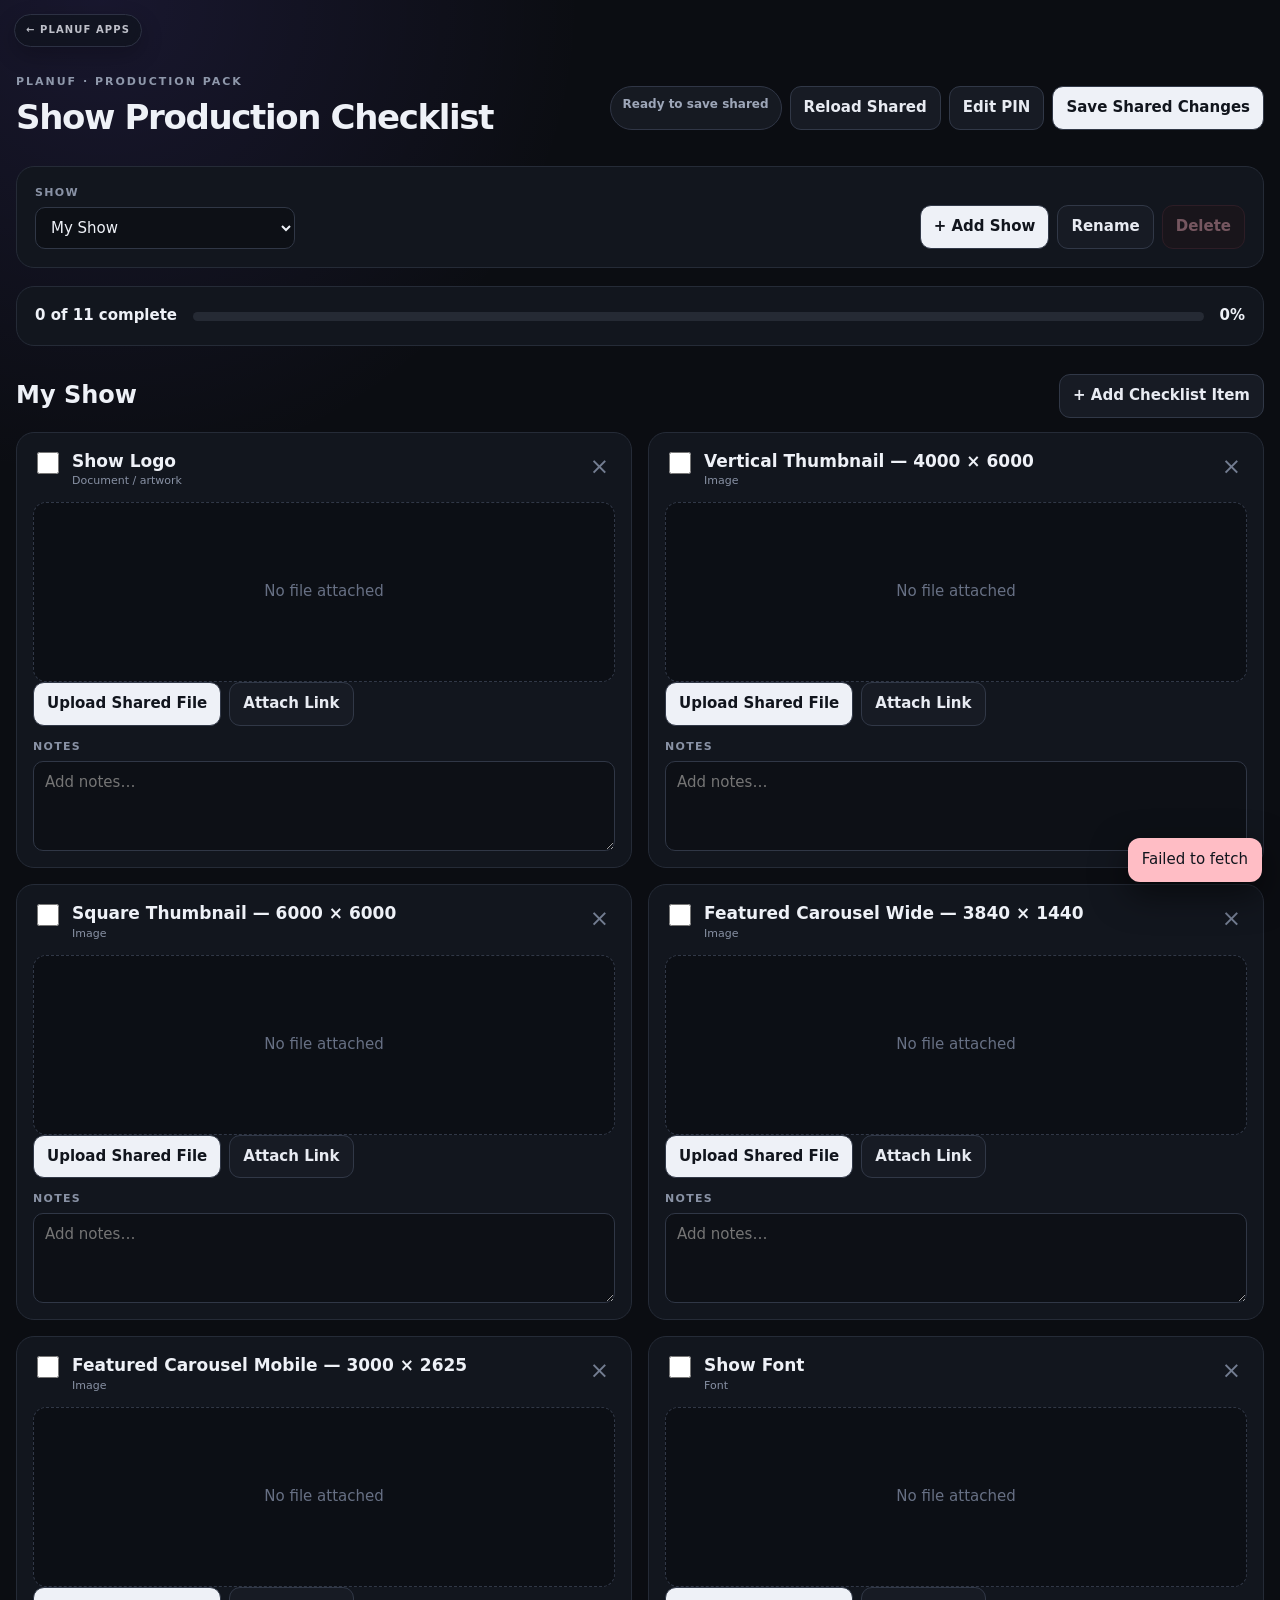
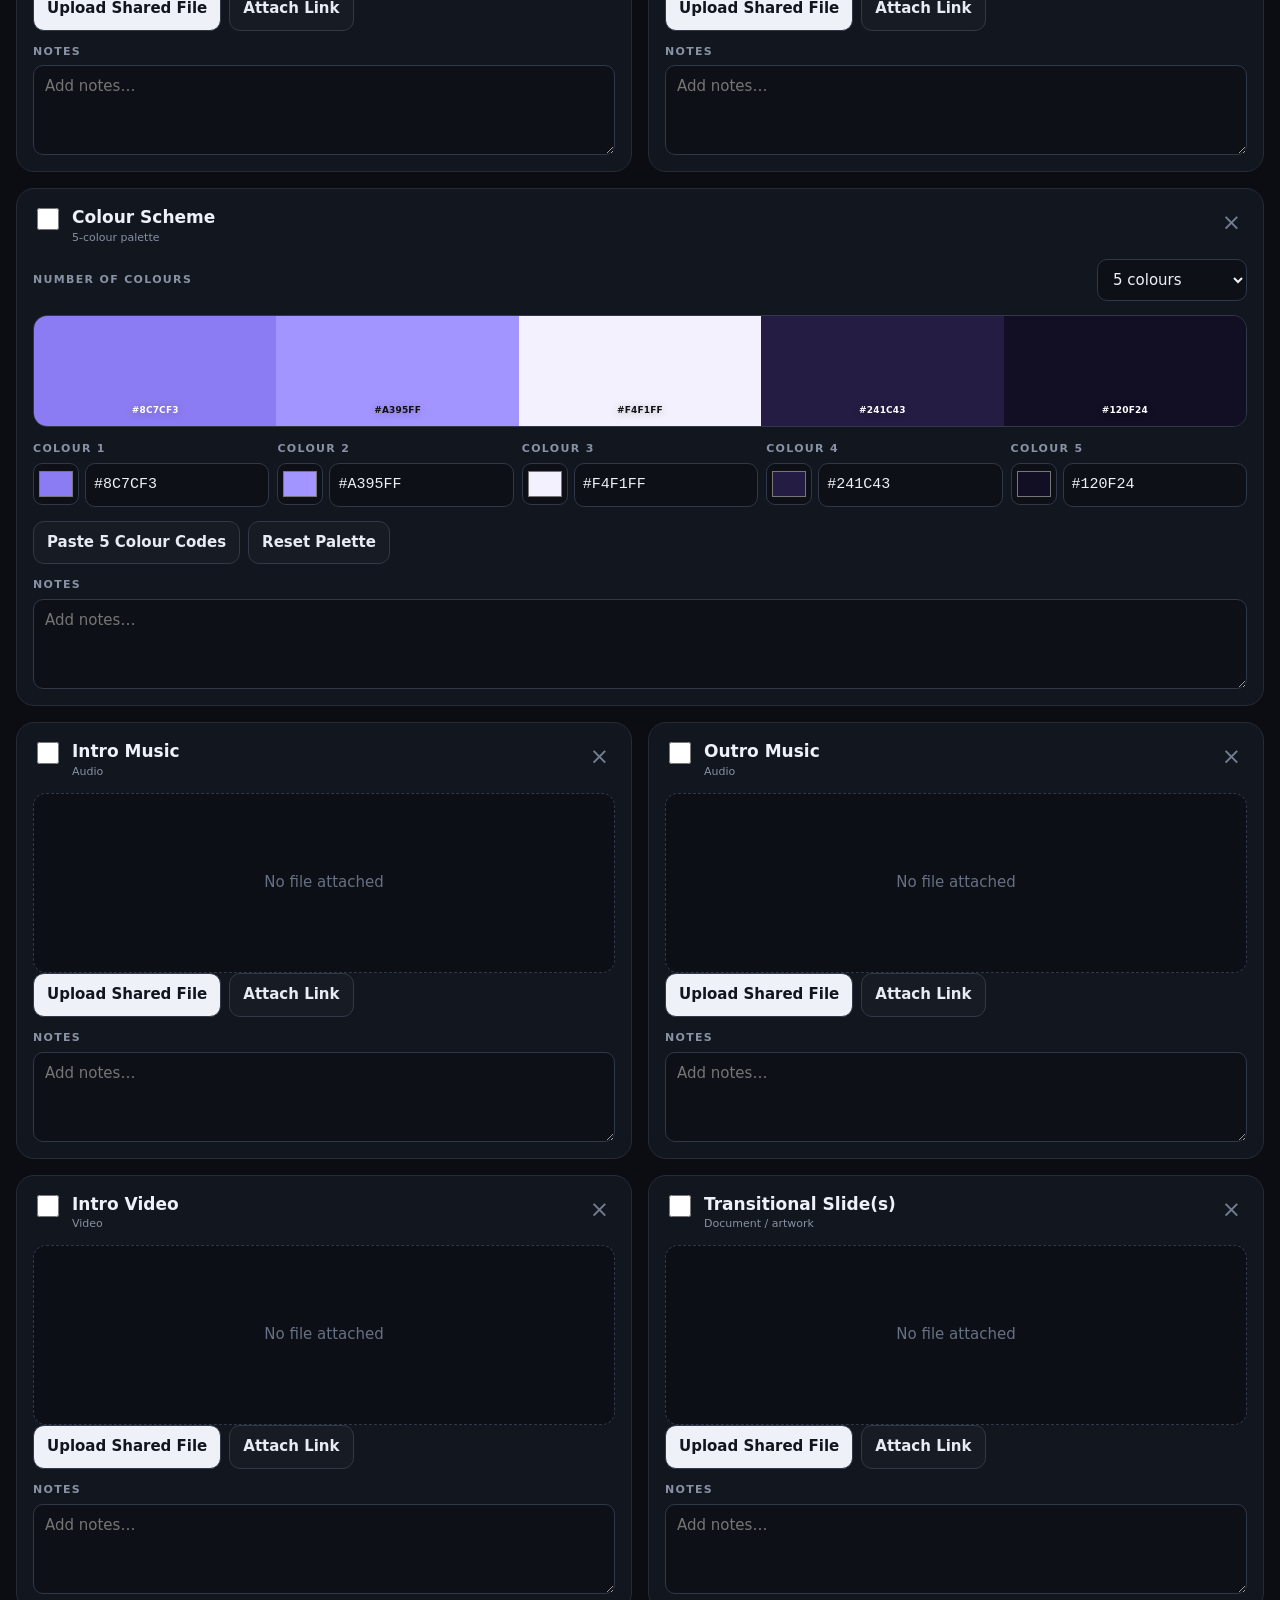
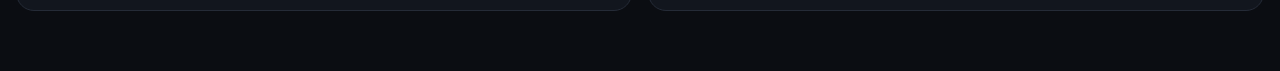
<file: checklist/index.html>
<!doctype html>
<html lang="en">
<head>
  <meta charset="utf-8">
  <meta name="viewport" content="width=device-width,initial-scale=1,viewport-fit=cover">
  <meta name="theme-color" content="#0b0d12">
  <meta http-equiv="Cache-Control" content="no-cache, no-store, must-revalidate">
  <title>Show Production Checklist</title>
  <link rel="stylesheet" href="./styles-v5.css?v=5">
  <link rel="stylesheet" href="./scope-v6.css?v=6">
</head>
<body>
  <a class="planuf-hub-link" href="../">← PLANUF APPS</a>
  <div class="shell">
    <header class="top">
      <div><div class="eyebrow">PLANUF · PRODUCTION PACK</div><h1>Show Production Checklist</h1></div>
      <div class="actions">
        <span id="status" class="status">Loading shared…</span>
        <button id="reload" class="btn alt" type="button">Reload Shared</button>
        <button id="pinBtn" class="btn alt" type="button">Edit PIN</button>
        <button id="save" class="btn" type="button">Save Shared Changes</button>
      </div>
    </header>
    <section class="panel showbar">
      <label class="field showpick"><span>Show</span><select id="shows"></select></label>
      <div class="toolbar"><button id="addShow" class="btn" type="button">+ Add Show</button><button id="renameShow" class="btn alt" type="button">Rename</button><button id="deleteShow" class="btn danger" type="button">Delete</button></div>
    </section>
    <section class="panel progress"><strong id="progressText">0 of 0 complete</strong><div class="track"><div id="progressBar" class="bar"></div></div><strong id="progressPct">0%</strong></section>
    <section><div class="heading"><h2 id="showTitle">Show</h2><button id="addItem" class="btn alt" type="button">+ Add Checklist Item</button></div><div id="grid" class="grid"></div></section>
  </div>
  <div id="toastbox" class="toastbox" aria-live="polite"></div>
  <dialog id="pinDialog">
    <form id="pinForm">
      <h2>Shared Edit PIN</h2>
      <p>Enter the same EDIT_PIN stored in the checklist Cloudflare Worker. It stays only in this browser tab.</p>
      <label class="field"><span>Edit PIN</span><input id="pin" type="password" autocomplete="off" required></label>
      <div class="dialogactions"><button id="forgetPin" type="button" class="btn danger">Forget PIN</button><button type="button" class="btn alt" data-close="pinDialog">Cancel</button><button class="btn" type="submit">Use PIN</button></div>
    </form>
  </dialog>
  <script src="./config.js?v=5"></script>
  <script src="./app-v5.js?v=5"></script>
  <script src="./scope-v6.js?v=6"></script>
</body>
</html>
</file>
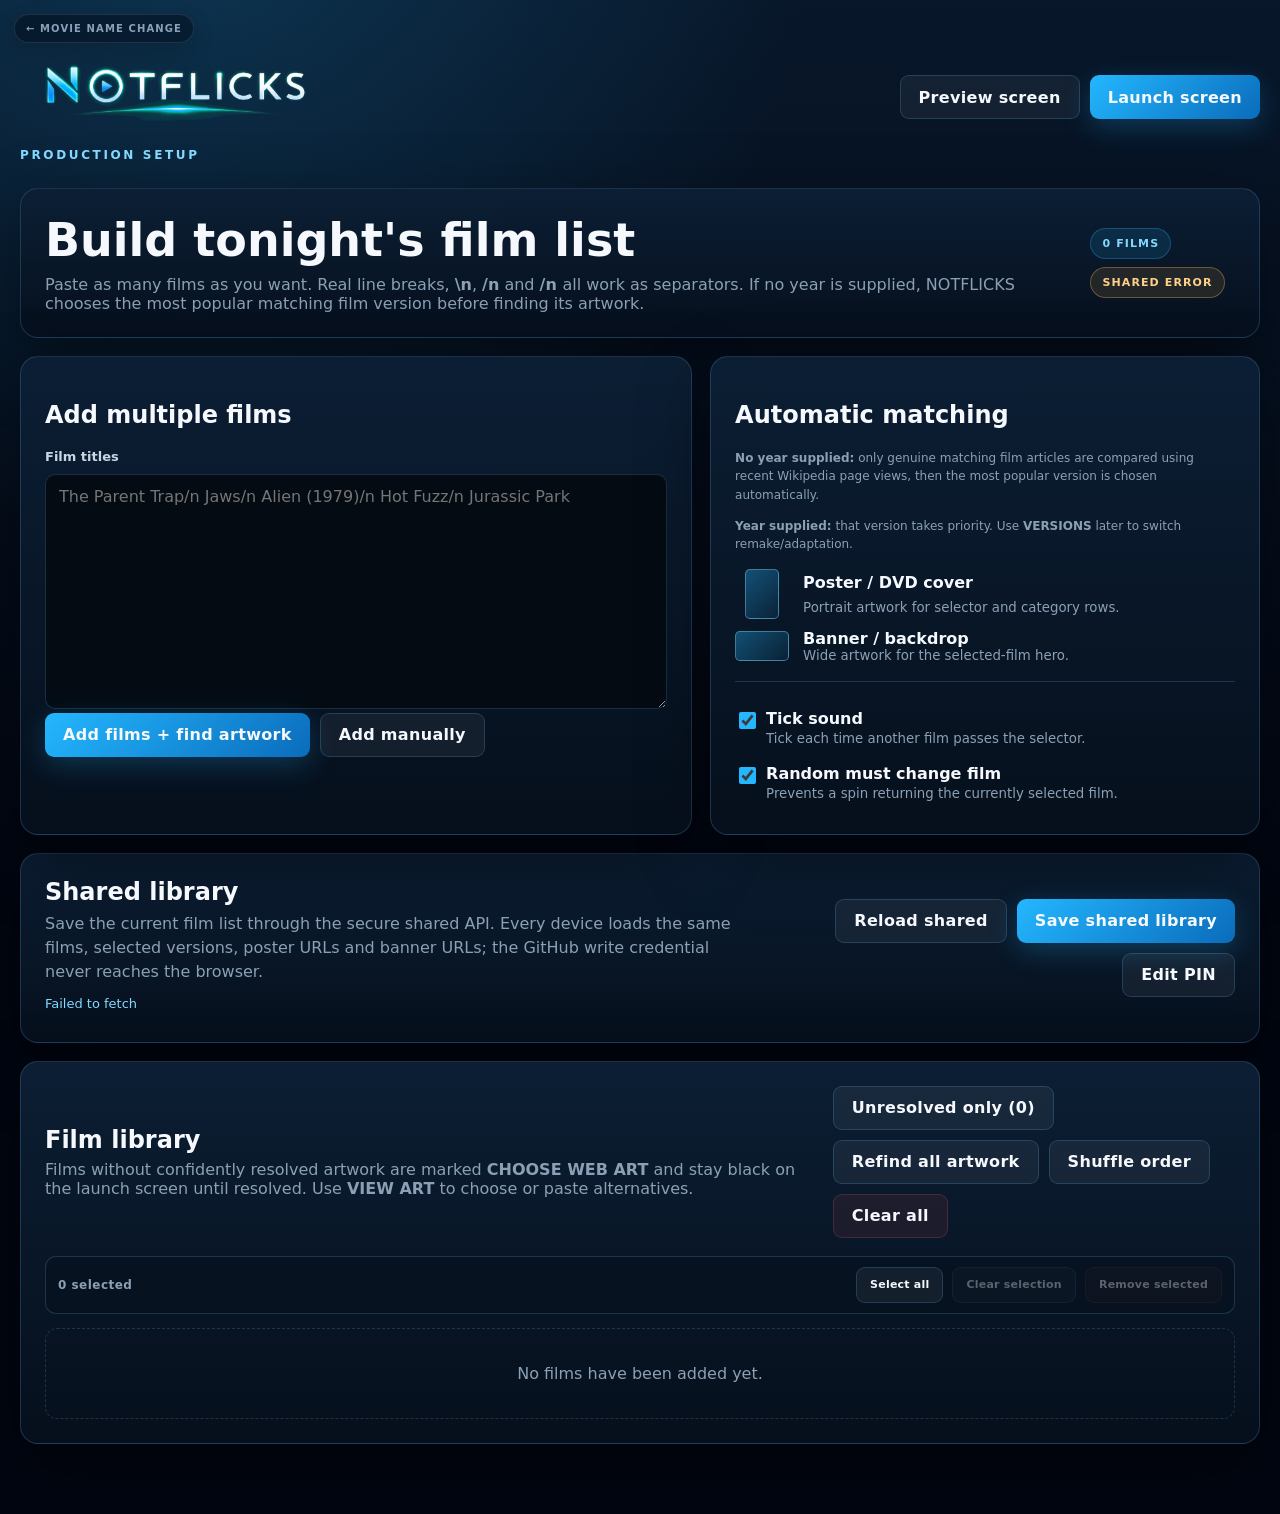
<file: notflicks/index.html>
<!doctype html>
<html lang="en">
<head>
  <meta charset="utf-8" />
  <meta name="viewport" content="width=device-width,initial-scale=1,viewport-fit=cover" />
  <meta http-equiv="Cache-Control" content="no-cache, no-store, must-revalidate" />
  <meta http-equiv="Pragma" content="no-cache" />
  <meta http-equiv="Expires" content="0" />
  <meta name="theme-color" content="#020713" />
  <title>NOTFLICKS</title>
  <link rel="stylesheet" href="v8.css?v=8" />
  <link rel="stylesheet" href="v9.css?v=9" />
  <link rel="stylesheet" href="v10.css?v=15" />
  <link rel="stylesheet" href="v13.css?v=13" />
  <link rel="stylesheet" href="v16.css?v=16" />
  <link rel="stylesheet" href="v18.css?v=18" />
  <link rel="stylesheet" href="v19.css?v=19" />
  <link rel="stylesheet" href="v20.css?v=20" />
  <link rel="stylesheet" href="v21.css?v=21" />
</head>
<body>
  <section id="setupView" class="setup-view">
    <main class="setup-shell">
      <header class="setup-header">
        <div class="setup-brand">
          <img class="brand-logo setup-logo" src="notflicks.png" alt="NOTFLICKS" />
          <div class="setup-kicker">PRODUCTION SETUP</div>
        </div>
        <div class="setup-actions">
          <button id="previewButton" class="button secondary" type="button">Preview screen</button>
          <button id="launchButton" class="button primary" type="button">Launch screen</button>
        </div>
      </header>

      <section class="panel intro-panel">
        <div>
          <h1>Build tonight's film list</h1>
          <p>Paste as many films as you want. Real line breaks, <strong>\n</strong>, <strong>/n</strong> and <strong>/n </strong> all work as separators. If no year is supplied, NOTFLICKS chooses the most popular matching film version before finding its artwork.</p>
        </div>
        <div class="status-pills">
          <span id="filmCountPill" class="status-pill">0 FILMS</span>
          <span id="sharedStatusPill" class="status-pill shared-status">CHECKING SHARED LIBRARY</span>
        </div>
      </section>

      <section class="setup-grid">
        <div class="panel">
          <h2>Add multiple films</h2>
          <label class="field-label" for="titleInput">Film titles</label>
          <textarea id="titleInput" rows="11" placeholder="The Parent Trap/n Jaws/n Alien (1979)/n Hot Fuzz/n Jurassic Park"></textarea>
          <div class="button-row">
            <button id="resolveButton" class="button primary" type="button">Add films + find artwork</button>
            <button id="addManualButton" class="button secondary" type="button">Add manually</button>
          </div>
          <div id="resolveStatus" class="inline-status" role="status"></div>
        </div>
        <div class="panel">
          <h2>Automatic matching</h2>
          <p class="help-text"><strong>No year supplied:</strong> only genuine matching film articles are compared using recent Wikipedia page views, then the most popular version is chosen automatically.</p>
          <p class="help-text"><strong>Year supplied:</strong> that version takes priority. Use <strong>VERSIONS</strong> later to switch remake/adaptation.</p>
          <div class="artwork-explainer">
            <div><span class="artwork-shape portrait-shape"></span><strong>Poster / DVD cover</strong><small>Portrait artwork for selector and category rows.</small></div>
            <div><span class="artwork-shape banner-shape"></span><strong>Banner / backdrop</strong><small>Wide artwork for the selected-film hero.</small></div>
          </div>
          <div class="divider"></div>
          <label class="switch-row"><input id="soundToggle" type="checkbox" checked /><span><strong>Tick sound</strong><small>Tick each time another film passes the selector.</small></span></label>
          <label class="switch-row"><input id="avoidSameToggle" type="checkbox" checked /><span><strong>Random must change film</strong><small>Prevents a spin returning the currently selected film.</small></span></label>
        </div>
      </section>

      <section class="panel shared-panel">
        <div>
          <h2>Shared library</h2>
          <p>Save the current film list through the secure shared API. Every device loads the same films, selected versions, poster URLs and banner URLs.</p>
          <div id="sharedLibraryStatus" class="inline-status" role="status">Checking the shared library…</div>
        </div>
        <div class="button-row">
          <button id="loadPublishedButton" class="button secondary" type="button">Reload shared</button>
          <button id="publishLibraryButton" class="button primary" type="button">Save shared library</button>
          <button id="githubAccessButton" class="button secondary" type="button">Edit PIN</button>
        </div>
      </section>

      <section class="panel library-panel">
        <div class="library-heading">
          <div><h2>Film library</h2><p>Films without confidently resolved artwork are marked <strong>CHOOSE WEB ART</strong> and stay black on the launch screen until resolved. Use <strong>VIEW ART</strong> to choose or paste alternatives.</p></div>
          <div class="button-row compact">
            <button id="refreshAllButton" class="button secondary" type="button">Refind all artwork</button>
            <button id="shuffleButton" class="button secondary" type="button">Shuffle order</button>
            <button id="clearButton" class="button danger" type="button">Clear all</button>
          </div>
        </div>
        <div class="bulk-toolbar">
          <span id="selectedCount" class="bulk-count">0 selected</span>
          <button id="selectAllButton" class="button secondary" type="button">Select all</button>
          <button id="clearSelectionButton" class="button secondary" type="button" disabled>Clear selection</button>
          <button id="removeSelectedButton" class="button danger" type="button" disabled>Remove selected</button>
        </div>
        <div id="library" class="film-library"></div>
        <div id="libraryEmpty" class="library-empty">No films have been added yet.</div>
      </section>
    </main>
  </section>

  <section id="screenView" class="screen-view" hidden>
    <main id="screenRoot" class="screen" aria-live="polite">
      <header class="screen-header"><img class="brand-logo screen-logo" src="notflicks.png" alt="NOTFLICKS" /><div></div><div id="lockBadge" class="lock-badge" hidden>LOCKED</div></header>
      <section class="hero" aria-label="Current film"><div id="heroBackdrop" class="hero-backdrop"></div><div class="hero-vignette"></div><div class="hero-content"><div class="eyebrow">TONIGHT'S SELECTION</div><h1 id="heroTitle">NOTFLICKS</h1><div class="meta-line"><span id="heroYear"></span><span id="heroCategories"></span></div><p id="heroOverview"></p><div class="hero-actions"><button id="playNowButton" class="hero-button play" type="button"><span class="play-icon">▶</span> Play Now</button><button id="moreInfoButton" class="hero-button info" type="button"><span class="info-icon">ⓘ</span> More Info</button></div></div></section>
      <section class="browse-area"><section class="chooser category-section" aria-label="Selector"><div class="row-heading"><h2>Selector</h2></div><div id="carousel" class="carousel" tabindex="0"><div id="track" class="carousel-track"></div><div class="focus-frame" aria-hidden="true"></div></div><div class="film-readout"><div id="selectedTitle" class="selected-title"></div><div id="selectedYear" class="selected-year"></div></div></section><div id="categoryRows" class="category-rows" aria-label="Film categories"></div></section>
    </main>

    <div id="cameraControls" class="camera-controls"><button id="backButton" type="button">SETUP</button><button id="prevButton" type="button">‹</button><button id="spinButton" class="spin-control" type="button">RANDOM</button><button id="nextButton" type="button">›</button><button id="lockButton" type="button">LOCK</button><button id="fullscreenButton" type="button">FULLSCREEN</button></div>
    <div id="screenEmpty" class="screen-empty" hidden><img class="brand-logo empty-logo" src="notflicks.png" alt="NOTFLICKS" /><h1>No films loaded</h1><button id="emptyBackButton" class="button primary" type="button">Return to setup</button></div>

    <div id="playSequence" class="play-sequence" hidden aria-hidden="true">
      <div id="playArtwork" class="play-artwork"></div><div class="play-blackout"></div>
      <div class="play-logo-build" aria-hidden="true">
        <img class="v10-logo-wordmark" src="NOTFLICKS_wordmark.png" alt="" />
        <div class="v10-logo-horizon-mask"><img class="v10-logo-horizon" src="NOTFLICKS_horizon_light.png" alt="" /></div>
        <img class="v10-logo-play" src="NOTFLICKS_play_icon.png" alt="" />
        <img class="v10-logo-master" src="notflicks.png" alt="" />
      </div>
      <div id="adLoading" class="ad-loading" hidden><div class="loading-ring" aria-hidden="true"></div><div class="ad-notice"><strong>Film will play after Ads</strong><span id="adCountdown" class="ad-countdown">08:00</span></div></div>
      <button id="playBackButton" class="play-back" type="button" aria-label="Back">←</button>
    </div>
  </section>

  <dialog id="manualDialog" class="manual-dialog"><form method="dialog" id="manualForm"><h2 id="manualDialogTitle">Add film manually</h2><label>Title<input id="manualTitle" required /></label><label>Year<input id="manualYear" inputmode="numeric" /></label><label>Categories <small>Comma separated, e.g. Comedy, Crime & Mystery</small><input id="manualCategories" /></label><label>Portrait poster / DVD image URL<input id="manualPoster" type="url" /></label><label>Wide banner / backdrop image URL<input id="manualBackdrop" type="url" /></label><label>Overview<textarea id="manualOverview" rows="4"></textarea></label><div class="button-row dialog-buttons"><button class="button secondary" value="cancel">Cancel</button><button id="manualSave" class="button primary" value="default">Add film</button></div></form></dialog>
  <dialog id="versionDialog" class="version-dialog"><h2 id="versionDialogTitle">Choose film version</h2><p id="versionStatus" class="help-text">Finding versions…</p><div id="versionOptions" class="version-options"></div><div class="version-dialog-actions"><button id="versionCloseButton" class="button secondary" type="button">Close</button></div></dialog>

  <dialog id="githubDialog" class="github-dialog">
    <h2>Shared edit access</h2>
    <p>Enter the shared edit PIN to save changes for every device. The GitHub credential is stored only in Cloudflare.</p>
    <label>Edit PIN<input id="githubToken" type="password" autocomplete="off" spellcheck="false" placeholder="Shared edit PIN" /></label>
    <p class="github-help">The GitHub write token never reaches this browser.</p>
    <div class="github-dialog-actions"><button id="githubTokenForget" class="button danger" type="button">Forget PIN</button><button id="githubTokenCancel" class="button secondary" type="button">Cancel</button><button id="githubTokenSave" class="button primary" type="button">Use PIN</button></div>
  </dialog>

  <script src="app-v8-core.js?v=8"></script>
  <script src="app-v9-art.js?v=9"></script>
  <script src="app-v14-art.js?v=14"></script>
  <script src="app-v10-batch.js?v=13"></script>
  <script src="app-v14-batch.js?v=14"></script>
  <script src="app-v9-ui.js?v=9"></script>
  <script src="app-v11-motion.js?v=11"></script>
  <script src="app-v10-playback.js?v=26"></script>
  <script src="app-v13-shared.js?v=24"></script>
  <script src="app-v16-art-picker.js?v=20"></script>
  <script src="app-v18-paste-fix.js?v=20"></script>
  <script src="app-v19-art-staging.js?v=20"></script>
  <script src="app-v17-art-button.js?v=20"></script>
  <script src="app-v20-unresolved-art.js?v=20"></script>
  <script src="app-v11-events.js?v=11"></script>
</body>
</html>
</file>
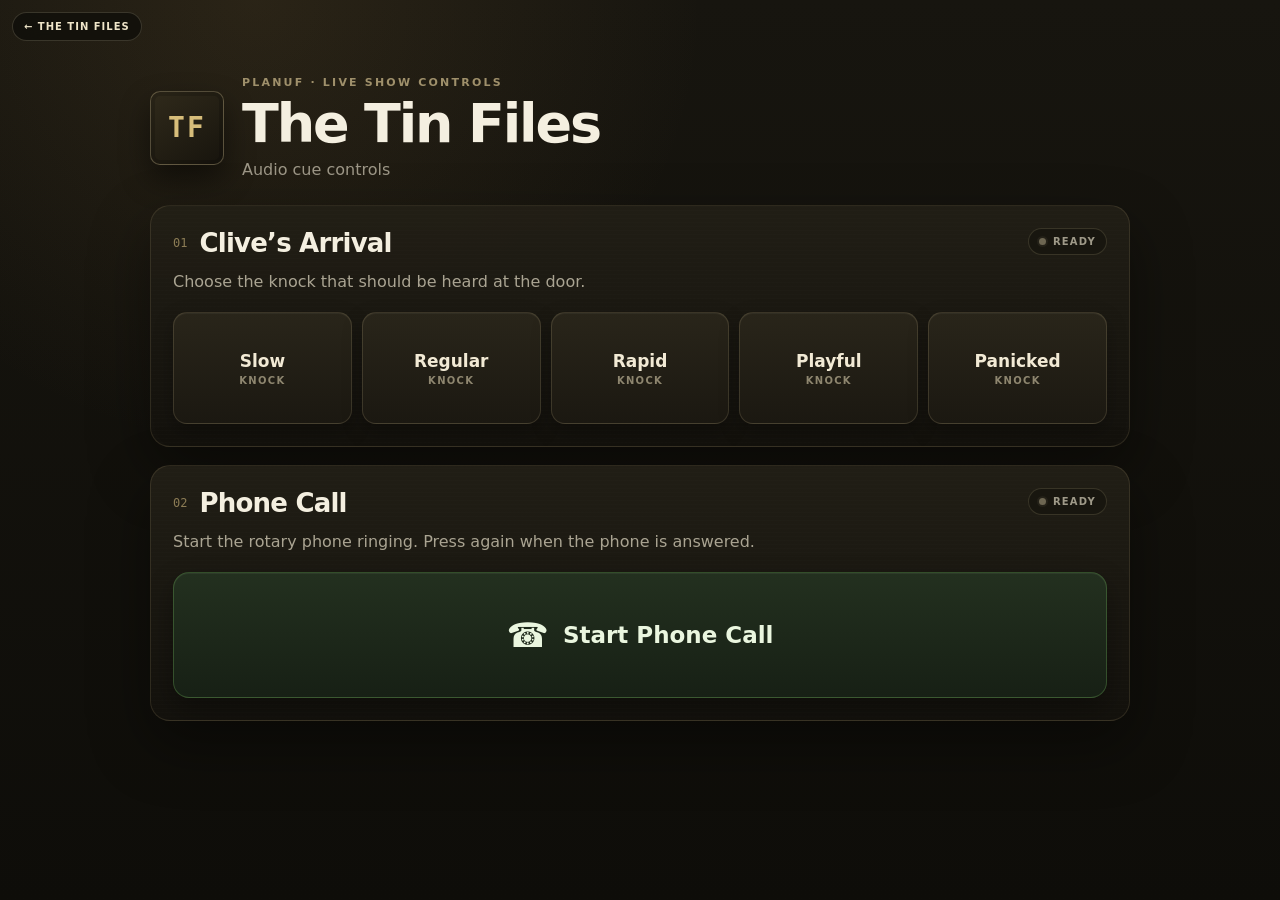
<file: tin-files/index.html>
<!doctype html>
<html lang="en">
<head>
  <meta charset="utf-8">
  <meta name="viewport" content="width=device-width,initial-scale=1,viewport-fit=cover">
  <meta name="theme-color" content="#16140f">
  <meta http-equiv="Cache-Control" content="no-cache, no-store, must-revalidate">
  <title>The Tin Files — Audio Controls</title>
  <link rel="stylesheet" href="./styles.css?v=1">
</head>
<body>
  <a class="hub-link" href="../shows/tin-files/">← THE TIN FILES</a>

  <main class="shell">
    <header class="masthead"><div class="case-mark">TF</div><div><div class="eyebrow">PLANUF · LIVE SHOW CONTROLS</div><h1>The Tin Files</h1><p>Audio cue controls</p></div></header>
    <section class="control-panel knock-panel" aria-labelledby="clive-title"><div class="panel-heading"><div><span class="section-number">01</span><h2 id="clive-title">Clive’s Arrival</h2></div><span id="knockStatus" class="status-light">READY</span></div><p class="instruction">Choose the knock that should be heard at the door.</p><div class="knock-grid" id="knockGrid"><button class="cue-button" type="button" data-cue="slow"><span>Slow</span><small>Knock</small></button><button class="cue-button" type="button" data-cue="regular"><span>Regular</span><small>Knock</small></button><button class="cue-button" type="button" data-cue="rapid"><span>Rapid</span><small>Knock</small></button><button class="cue-button" type="button" data-cue="playful"><span>Playful</span><small>Knock</small></button><button class="cue-button danger-cue" type="button" data-cue="panicked"><span>Panicked</span><small>Knock</small></button></div></section>
    <section class="control-panel phone-panel" aria-labelledby="phone-title"><div class="panel-heading"><div><span class="section-number">02</span><h2 id="phone-title">Phone Call</h2></div><span id="phoneStatus" class="status-light">READY</span></div><p class="instruction">Start the rotary phone ringing. Press again when the phone is answered.</p><button id="phoneButton" class="phone-button" type="button" aria-pressed="false"><span class="phone-icon" aria-hidden="true">☎</span><span id="phoneButtonText">Start Phone Call</span></button></section>
    <section id="missingAudio" class="missing-audio" hidden><strong>Audio files still needed</strong><p id="missingAudioText"></p></section>
  </main>

  <audio id="knock-slow" preload="auto" src="../knock-slow.mp3"></audio>
  <audio id="knock-regular-1" preload="auto" src="../knock-regular-1.mp3"></audio>
  <audio id="knock-regular-2" preload="auto" src="../knock-regular-2.mp3"></audio>
  <audio id="knock-rapid" preload="auto" src="../knock-rapid.mp3"></audio>
  <audio id="knock-playful" preload="auto" src="../knock-playful.mp3"></audio>
  <audio id="knock-panicked" preload="auto" src="../knock-panicked.mp3"></audio>
  <audio id="phone-ring" preload="auto" loop src="../phone-ring.mp3"></audio>
  <script src="./app.js?v=2"></script>
</body>
</html>
</file>
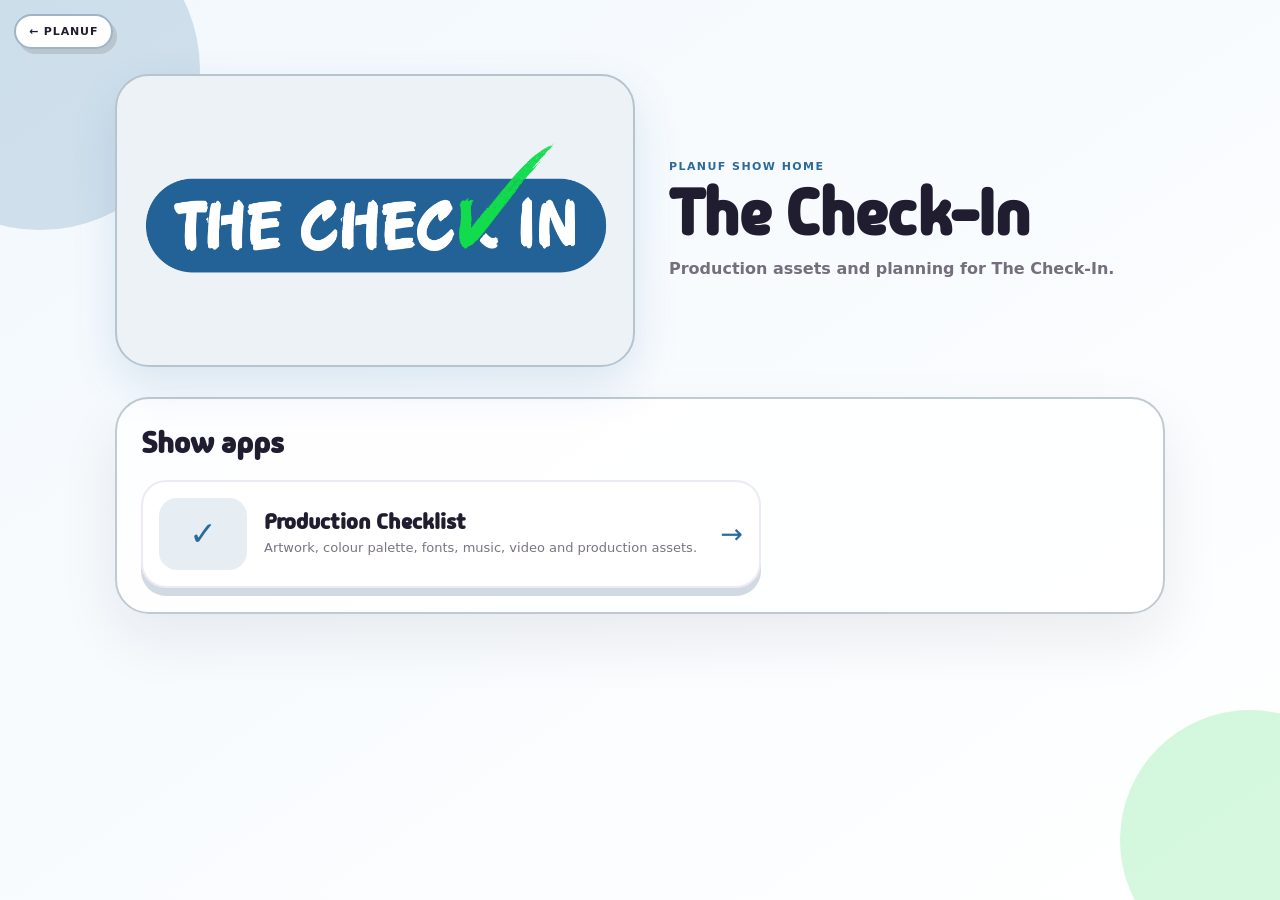
<file: shows/check-in/index.html>
<!doctype html><html lang="en"><head><meta charset="utf-8"><meta name="viewport" content="width=device-width,initial-scale=1,viewport-fit=cover"><meta name="theme-color" content="#f2f8fd"><title>The Check-In — Planuf</title><link rel="stylesheet" href="../show.css?v=3"></head><body class="theme-checkin"><a class="back-link" href="../../">← PLANUF</a><main class="show-shell"><header class="show-hero"><div class="show-brand-frame"><img class="show-brand" src="../../The%20Check%20In%20Logo%20new%20dark.png" alt="The Check-In"></div><div class="hero-copy"><div class="eyebrow">PLANUF SHOW HOME</div><h1>The Check-In</h1><p>Production assets and planning for The Check-In.</p></div></header><section class="apps-panel"><h2>Show apps</h2><div class="tool-grid single"><a class="tool-card" href="../../checklist/?show=show-check-in&return=../shows/check-in/&v=6"><span class="tool-icon">✓</span><span><strong>Production Checklist</strong><p>Artwork, colour palette, fonts, music, video and production assets.</p></span><span class="tool-arrow">→</span></a></div></section></main></body></html>
</file>
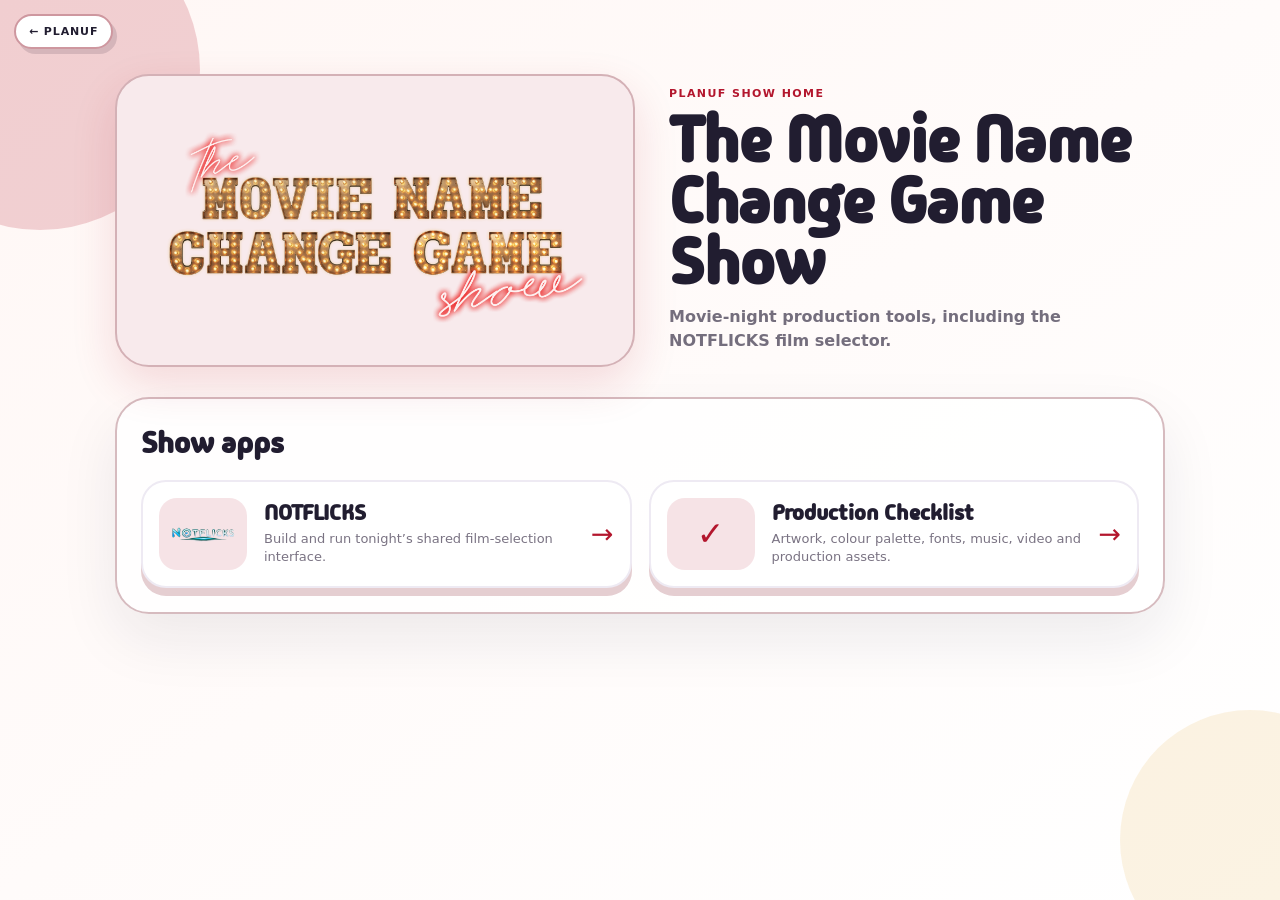
<file: shows/movie-name-change/index.html>
<!doctype html><html lang="en"><head><meta charset="utf-8"><meta name="viewport" content="width=device-width,initial-scale=1,viewport-fit=cover"><meta name="theme-color" content="#fff7f5"><title>The Movie Name Change Game Show — Planuf</title><link rel="stylesheet" href="../show.css?v=3"></head><body class="theme-movie"><a class="back-link" href="../../">← PLANUF</a><main class="show-shell"><header class="show-hero"><div class="show-brand-frame"><img class="show-brand" src="../../mncgs%20planuf%20logo%20transparent.png" alt="The Movie Name Change Game Show"></div><div class="hero-copy"><div class="eyebrow">PLANUF SHOW HOME</div><h1>The Movie Name Change Game Show</h1><p>Movie-night production tools, including the NOTFLICKS film selector.</p></div></header><section class="apps-panel"><h2>Show apps</h2><div class="tool-grid"><a class="tool-card" href="../../notflicks/?v=26"><span class="tool-icon"><img src="../../notflicks/notflicks.png" alt="NOTFLICKS"></span><span><strong>NOTFLICKS</strong><p>Build and run tonight’s shared film-selection interface.</p></span><span class="tool-arrow">→</span></a><a class="tool-card" href="../../checklist/?show=show-movie-name-change&return=../shows/movie-name-change/&v=6"><span class="tool-icon">✓</span><span><strong>Production Checklist</strong><p>Artwork, colour palette, fonts, music, video and production assets.</p></span><span class="tool-arrow">→</span></a></div></section></main></body></html>
</file>
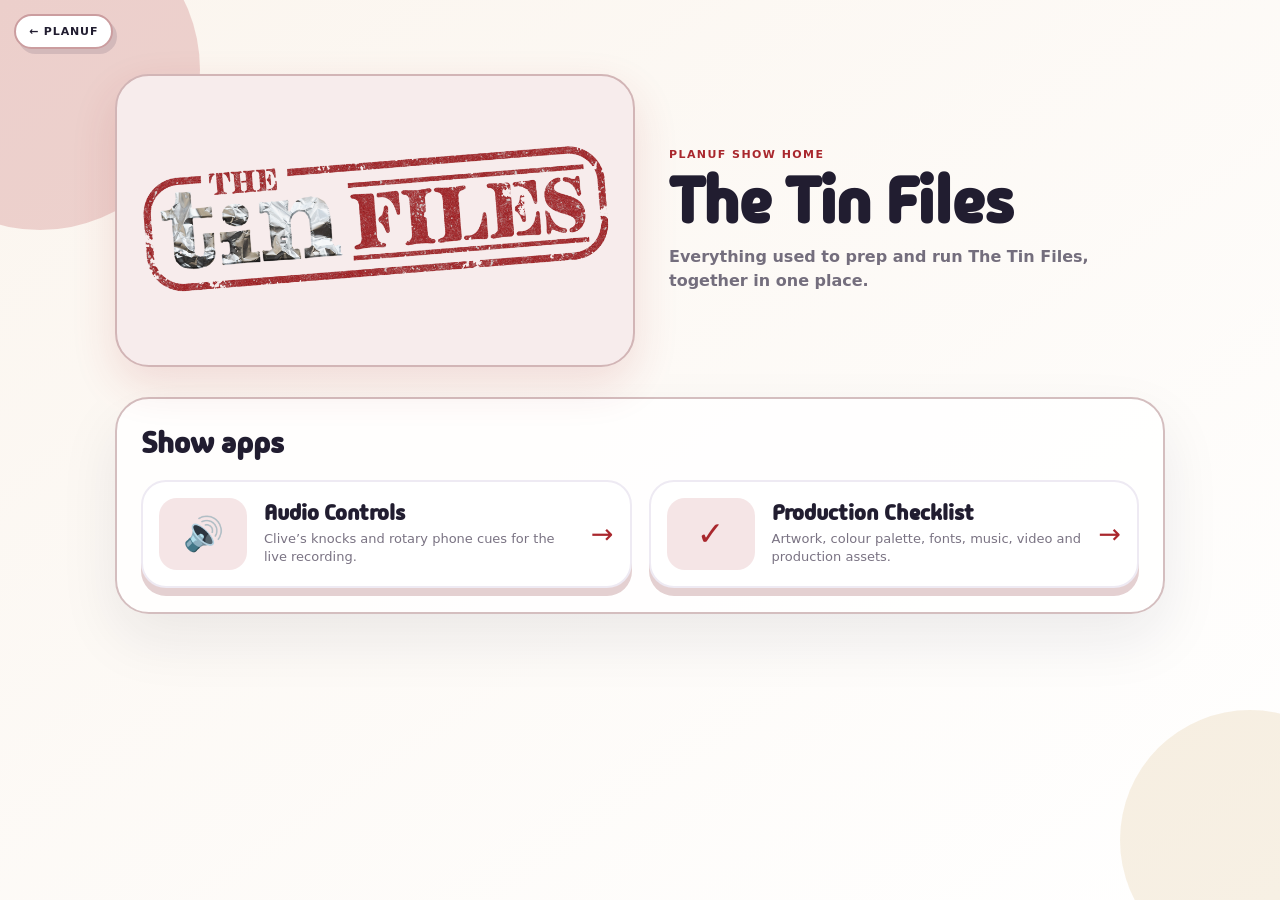
<file: shows/tin-files/index.html>
<!doctype html><html lang="en"><head><meta charset="utf-8"><meta name="viewport" content="width=device-width,initial-scale=1,viewport-fit=cover"><meta name="theme-color" content="#fbf5ee"><title>The Tin Files — Planuf</title><link rel="stylesheet" href="../show.css?v=3"></head><body class="theme-tin"><a class="back-link" href="../../">← PLANUF</a><main class="show-shell"><header class="show-hero"><div class="show-brand-frame"><img class="show-brand" src="../../tin%20files%20logo.png" alt="The Tin Files"></div><div class="hero-copy"><div class="eyebrow">PLANUF SHOW HOME</div><h1>The Tin Files</h1><p>Everything used to prep and run The Tin Files, together in one place.</p></div></header><section class="apps-panel"><h2>Show apps</h2><div class="tool-grid"><a class="tool-card" href="../../tin-files/?v=5"><span class="tool-icon">🔊</span><span><strong>Audio Controls</strong><p>Clive’s knocks and rotary phone cues for the live recording.</p></span><span class="tool-arrow">→</span></a><a class="tool-card" href="../../checklist/?show=show-tin-files&return=../shows/tin-files/&v=6"><span class="tool-icon">✓</span><span><strong>Production Checklist</strong><p>Artwork, colour palette, fonts, music, video and production assets.</p></span><span class="tool-arrow">→</span></a></div></section></main></body></html>
</file>
<file: checklist/styles-v5.css>
*{box-sizing:border-box}
:root{font-family:Inter,ui-sans-serif,system-ui,-apple-system,BlinkMacSystemFont,"Segoe UI",sans-serif;color:#eef1f7;background:#0b0d12}
body{margin:0;background:radial-gradient(circle at 8% 0,rgba(124,97,255,.12),transparent 30rem),#0b0d12;color:#eef1f7;font-size:15px;line-height:1.45}
button,input,select,textarea{font:inherit}.shell{width:min(1280px,calc(100% - 32px));margin:auto;padding:74px 0 60px}.planuf-hub-link{position:fixed;left:14px;top:14px;z-index:1000;display:inline-flex;align-items:center;padding:8px 11px;border:1px solid #343b4b;border-radius:999px;background:rgba(17,21,29,.88);color:#eef1f7;text-decoration:none;font-size:10px;font-weight:800;letter-spacing:.11em;backdrop-filter:blur(12px);box-shadow:0 8px 24px #0005;opacity:.78}.planuf-hub-link:hover{opacity:1}.top{display:flex;gap:20px;align-items:center;justify-content:space-between;margin-bottom:24px}.eyebrow{font-size:11px;letter-spacing:.18em;color:#8f98ab;font-weight:800}.top h1{margin:3px 0 0;font-size:34px;letter-spacing:-.04em}.actions,.toolbar,.assetbuttons{display:flex;gap:8px;flex-wrap:wrap}.btn{border:1px solid #313847;background:#eef1f7;color:#11151d;padding:10px 13px;border-radius:11px;font-weight:800;cursor:pointer}.btn.alt{background:#171b24;color:#e8ebf2}.btn.danger{background:#241417;color:#ffb0bb;border-color:#522831}.btn:disabled{opacity:.42;cursor:not-allowed}.status{border:1px solid #303646;background:#161a22;color:#9da6b8;border-radius:999px;padding:9px 12px;font-size:12px;font-weight:800}.status.dirty{color:#ffd58a;border-color:#5a4728}.status.ok{color:#92e3b2;border-color:#28503b}.status.bad{color:#ffadb7;border-color:#5d2931}.panel{background:#12161e;border:1px solid #252b37;border-radius:18px;padding:18px}.showbar{display:flex;gap:14px;align-items:end;justify-content:space-between;margin-bottom:18px}.field{display:grid;gap:6px}.field span,.notes span,.colour-field>span,.palette-count>span{font-size:11px;text-transform:uppercase;letter-spacing:.12em;color:#8992a5;font-weight:800}select,input,textarea{width:100%;background:#0d1016;color:#eef1f7;border:1px solid #303746;border-radius:10px;padding:10px 11px}.showpick{min-width:260px}.progress{display:grid;grid-template-columns:auto 1fr auto;gap:16px;align-items:center;margin-bottom:28px}.track{height:9px;background:#252a34;border-radius:999px;overflow:hidden}.bar{height:100%;background:linear-gradient(90deg,#8c7cf3,#b2a8ff);width:0;transition:width .2s}.heading{display:flex;justify-content:space-between;align-items:center;margin:0 0 14px}.heading h2{margin:0;font-size:24px}.grid{display:grid;grid-template-columns:repeat(2,minmax(0,1fr));gap:16px}.card{background:#12161e;border:1px solid #252b37;border-radius:18px;padding:16px;display:grid;gap:13px}.cardhead{display:grid;grid-template-columns:auto 1fr auto;gap:10px;align-items:start}.card h3{margin:0;font-size:17px}.kind{font-size:11px;color:#8891a4}.check{width:22px;height:22px;accent-color:#8c7cf3}.x{border:0;background:transparent;color:#737d91;font-size:23px;cursor:pointer}.content-slot{display:grid;gap:12px}.preview{min-height:180px;background:#0c0f15;border:1px dashed #313847;border-radius:13px;display:grid;place-items:center;overflow:hidden;color:#677084;text-align:center;padding:12px}.preview img,.preview video{max-width:100%;max-height:320px}.preview audio{width:100%}.preview iframe{width:100%;height:300px;border:0;background:white}.fontsample{font-size:38px;line-height:1.1;text-align:center;padding:20px}.meta{font-size:12px;color:#8992a5;overflow-wrap:anywhere}.notes{display:grid;gap:6px}.notes textarea{min-height:90px;resize:vertical}.palette-editor{display:grid;gap:14px}.palette-count{display:grid;grid-template-columns:minmax(0,1fr) 150px;gap:12px;align-items:center}.palette-count>span{margin:0}.palette-count-select{width:150px}.palette-strip{display:grid;min-height:112px;border-radius:14px;overflow:hidden;border:1px solid #323847}.palette-swatch{position:relative;display:flex;align-items:flex-end;justify-content:center;padding:9px 4px;min-width:0}.palette-swatch span{font-size:9px;font-weight:900;letter-spacing:.02em;text-shadow:0 1px 8px #0004;white-space:nowrap}.palette-fields{display:grid;grid-template-columns:repeat(2,minmax(0,1fr));gap:8px}.colour-field{display:grid;gap:6px}.colour-controls{display:grid;grid-template-columns:46px minmax(0,1fr);gap:6px}.colour-picker{height:42px;padding:3px;border-radius:9px;cursor:pointer}.colour-code{font-family:ui-monospace,SFMono-Regular,Menlo,monospace;text-transform:uppercase;padding-inline:8px}.card-palette{grid-column:1/-1}.card-palette .palette-fields{grid-template-columns:repeat(5,minmax(0,1fr))}.empty{padding:50px;text-align:center;color:#747d90;border:1px dashed #303746;border-radius:18px}.toastbox{position:fixed;right:18px;bottom:18px;display:grid;gap:8px;z-index:2000}.toast{background:#e9ecf2;color:#11151d;border-radius:12px;padding:11px 14px;box-shadow:0 12px 35px #0008;max-width:380px}.toast.err{background:#ffbdc5}dialog{background:#151922;color:#eef1f7;border:1px solid #323a49;border-radius:16px;padding:20px;min-width:min(430px,calc(100vw - 30px))}dialog::backdrop{background:#000a}dialog form{display:grid;gap:14px}dialog h2{margin:0}.dialogactions{display:flex;justify-content:flex-end;gap:8px;flex-wrap:wrap}
@media(max-width:1050px){.card-palette .palette-fields{grid-template-columns:repeat(3,minmax(0,1fr))}.palette-swatch span{font-size:8px}}
@media(max-width:760px){.shell{width:min(100% - 20px,1280px);padding-top:68px}.top,.showbar{align-items:stretch;flex-direction:column}.grid{grid-template-columns:1fr}.progress{grid-template-columns:1fr}.showpick{min-width:0}.heading{align-items:flex-start;gap:12px;flex-direction:column}.card-palette{grid-column:auto}.card-palette .palette-fields{grid-template-columns:1fr}.palette-count{grid-template-columns:1fr}.palette-count-select{width:100%}.palette-strip{min-height:82px;overflow-x:auto}.palette-swatch{min-width:54px}.palette-swatch span{font-size:8px;transform:rotate(-45deg);margin-bottom:9px}.actions .status{width:100%;text-align:center}.planuf-hub-link{left:9px;top:9px}}
</file>
<file: checklist/scope-v6.css>
body.scoped-checklist .showbar{display:none}body.scoped-checklist:not(.scope-ready) #grid,body.scoped-checklist:not(.scope-ready) .progress{visibility:hidden}body.scoped-checklist .top{margin-bottom:18px}body.scoped-checklist .heading{margin-top:4px}body.scoped-checklist .heading h2{font-size:29px}@media(max-width:760px){body.scoped-checklist .top{padding-top:4px}}
</file>
<file: notflicks/v8.css>
:root{--bg:#020611;--bg2:#071425;--panel:#09172a;--panel2:#0d1e34;--line:rgba(104,190,255,.2);--blue:#24b7ff;--blue2:#83d8ff;--white:#f5f8fc;--muted:#8ba0b5;--danger:#ad3e4a;--shadow:0 24px 70px rgba(0,0,0,.45)}
*{box-sizing:border-box}html,body{margin:0;min-height:100%;background:var(--bg);color:var(--white);font-family:Inter,ui-sans-serif,system-ui,-apple-system,BlinkMacSystemFont,"Segoe UI",sans-serif}button,input,textarea{font:inherit}button{cursor:pointer}.brand-logo{display:block;object-fit:contain;object-position:left center}.setup-view{min-height:100vh;background:radial-gradient(circle at 15% -5%,rgba(36,183,255,.18),transparent 32%),linear-gradient(180deg,#08172a,#020611 58%)}.setup-shell{width:min(1240px,calc(100% - 36px));margin:auto;padding:32px 0 70px}.setup-header{display:flex;justify-content:space-between;align-items:center;gap:24px;margin-bottom:26px}.setup-logo{width:310px;height:112px;object-fit:cover;object-position:center}.setup-kicker{margin-top:4px;color:var(--blue2);letter-spacing:.22em;font-size:12px;font-weight:900}.setup-actions,.button-row{display:flex;gap:10px;flex-wrap:wrap}.button{border:0;color:var(--white);min-height:44px;padding:0 18px;border-radius:9px;font-weight:850;letter-spacing:.02em}.button.primary{background:linear-gradient(135deg,var(--blue),#0a6cbb);box-shadow:0 8px 28px rgba(36,183,255,.23)}.button.secondary{background:rgba(255,255,255,.055);border:1px solid var(--line)}.button.danger{background:rgba(173,62,74,.13);border:1px solid rgba(220,90,105,.22)}.panel{background:linear-gradient(180deg,rgba(12,31,53,.97),rgba(6,16,29,.97));border:1px solid var(--line);border-radius:18px;box-shadow:var(--shadow);padding:24px}.intro-panel{display:flex;justify-content:space-between;align-items:center;gap:24px;margin-bottom:18px}.intro-panel h1{font-size:clamp(28px,4vw,46px);margin:0 0 8px}.intro-panel p,.library-heading p{color:var(--muted);margin:0}.status-pills{display:flex;gap:8px;flex-wrap:wrap}.status-pill{padding:8px 11px;border-radius:999px;background:rgba(36,183,255,.12);border:1px solid rgba(36,183,255,.28);color:var(--blue2);font-size:11px;font-weight:900;letter-spacing:.1em}.status-pill.muted{color:var(--muted);background:rgba(255,255,255,.03);border-color:var(--line)}.setup-grid{display:grid;grid-template-columns:1.1fr .9fr;gap:18px;margin-bottom:18px}.field-label,.manual-dialog label{display:grid;gap:7px;color:#c9d7e5;font-size:13px;font-weight:800;margin-bottom:10px}textarea,input{width:100%;border:1px solid var(--line);background:#040b13;color:var(--white);border-radius:10px;outline:none;padding:12px 13px}textarea:focus,input:focus{border-color:rgba(36,183,255,.75);box-shadow:0 0 0 3px rgba(36,183,255,.1)}textarea{resize:vertical}.help-text{color:var(--muted);font-size:12px;line-height:1.55}.divider{height:1px;background:var(--line);margin:18px 0}.switch-row{display:grid;grid-template-columns:20px 1fr;gap:11px;align-items:start;padding:9px 0}.switch-row input{width:17px;height:17px;accent-color:var(--blue)}.switch-row span{display:grid;gap:3px}.switch-row small{color:var(--muted)}.inline-status{min-height:22px;color:var(--blue2);font-size:13px;margin-top:12px}.artwork-explainer{display:grid;gap:10px;margin:15px 0}.artwork-explainer>div{display:grid;grid-template-columns:56px 1fr;grid-template-rows:auto auto;column-gap:12px;align-items:center}.artwork-explainer .artwork-shape{grid-row:1/3;display:block;background:linear-gradient(135deg,rgba(36,183,255,.36),rgba(36,183,255,.08));border:1px solid rgba(131,216,255,.45);border-radius:5px}.portrait-shape{width:34px;height:50px;margin-left:10px}.banner-shape{width:54px;height:30px}.artwork-explainer small{color:var(--muted)}.library-heading{display:flex;justify-content:space-between;gap:18px;align-items:center;margin-bottom:18px}.library-heading h2{margin:0 0 6px}.film-library{display:grid;gap:10px}.library-empty{border:1px dashed var(--line);border-radius:12px;padding:35px;text-align:center;color:var(--muted)}.film-row{display:grid;grid-template-columns:58px 118px minmax(0,1fr) auto;gap:12px;align-items:center;border:1px solid var(--line);background:rgba(0,0,0,.16);border-radius:12px;padding:9px}.library-poster-frame{width:58px;aspect-ratio:2/3;border-radius:7px;overflow:hidden;background:#081522}.library-banner-frame{width:118px;aspect-ratio:16/9;border-radius:7px;overflow:hidden;background:#081522}.library-poster-frame img,.library-banner-frame img{width:100%;height:100%;display:block;object-fit:cover}.library-poster-frame img{object-position:center}.library-banner-frame img{object-position:center}.art-placeholder{width:100%;height:100%;display:grid;place-items:center;text-align:center;color:var(--blue2);font-size:9px;font-weight:900;background:radial-gradient(circle at 30% 20%,rgba(36,183,255,.2),transparent 40%),#081522}.film-row h3{margin:0 0 4px;font-size:16px}.row-meta{color:var(--muted);font-size:12px;line-height:1.5}.art-status{display:flex;gap:6px;flex-wrap:wrap;margin-top:5px}.art-chip{font-size:9px;font-weight:900;letter-spacing:.08em;border-radius:999px;padding:4px 7px;border:1px solid var(--line);color:var(--muted)}.art-chip.ok{color:var(--blue2);background:rgba(36,183,255,.08)}.row-actions{display:flex;gap:6px;flex-wrap:wrap;justify-content:flex-end}.row-actions button{border:1px solid var(--line);background:rgba(36,183,255,.06);color:#dceafb;border-radius:7px;min-height:34px;padding:0 9px;font-size:10px;font-weight:800}.manual-dialog{color:var(--white);border:1px solid var(--line);background:#081522;border-radius:16px;width:min(600px,calc(100% - 28px));box-shadow:var(--shadow)}.manual-dialog::backdrop{background:rgba(0,0,0,.74);backdrop-filter:blur(4px)}.manual-dialog form{display:grid;gap:8px}.manual-dialog h2{margin:0 0 8px}.manual-dialog small{color:var(--muted);font-weight:500}.dialog-buttons{justify-content:flex-end}
.screen-view{position:fixed;inset:0;background:#01040a;overflow:auto;z-index:20}.screen{min-height:100vh;position:relative;background:#01040a;padding-bottom:50px}.screen-header{height:82px;position:absolute;top:0;left:0;right:0;z-index:30;display:grid;grid-template-columns:1fr auto 1fr;align-items:center;padding:0 4vw;background:linear-gradient(180deg,rgba(1,4,10,.97),rgba(1,4,10,.12))}.screen-logo{width:205px;height:70px;object-fit:cover;object-position:center}.header-label{color:rgba(215,232,248,.55);font-size:12px;letter-spacing:.24em;font-weight:850}.lock-badge{justify-self:end;border:1px solid rgba(36,183,255,.45);color:var(--blue2);background:rgba(36,183,255,.09);border-radius:999px;padding:7px 12px;font-size:11px;font-weight:900;letter-spacing:.12em}.hero{height:58vh;min-height:410px;position:relative;overflow:hidden}.hero-backdrop{position:absolute;inset:0;background-size:cover;background-position:center 35%;transform:scale(1.02);transition:background-image .3s ease}.hero-backdrop::after{content:"";position:absolute;inset:0;background:linear-gradient(90deg,rgba(1,4,10,.94) 0%,rgba(1,4,10,.58) 40%,rgba(1,4,10,.14) 74%),linear-gradient(180deg,rgba(1,4,10,.04) 35%,#01040a 100%)}.hero-vignette{position:absolute;inset:0;box-shadow:inset 0 0 150px rgba(0,0,0,.52);pointer-events:none}.hero-content{position:absolute;z-index:3;left:5vw;bottom:8vh;width:min(680px,55vw);text-shadow:0 3px 20px rgba(0,0,0,.8)}.eyebrow{color:var(--blue2);font-size:12px;font-weight:900;letter-spacing:.18em;margin-bottom:10px}.hero-content h1{font-size:clamp(38px,5.2vw,78px);line-height:.95;letter-spacing:-.035em;margin:0 0 13px}.meta-line{display:flex;gap:14px;color:#d6e4f2;font-weight:750;margin-bottom:12px}.hero-content p{color:#d3dfeb;max-width:60ch;line-height:1.45;font-size:clamp(12px,1.12vw,17px);display:-webkit-box;-webkit-line-clamp:3;-webkit-box-orient:vertical;overflow:hidden}.hero-actions{display:flex;gap:10px;margin-top:18px}.hero-button{height:46px;padding:0 20px;border-radius:7px;border:0;font-weight:900;font-size:15px}.hero-button.play{background:#fff;color:#070b10}.hero-button.info{background:rgba(104,116,130,.72);color:#fff}.play-icon,.info-icon{margin-right:8px}.browse-area{position:relative;z-index:10;margin-top:-3vh;padding:0 0 80px;background:linear-gradient(180deg,transparent,#01040a 38px)}.category-section{margin-bottom:24px}.row-heading{display:flex;justify-content:space-between;align-items:baseline;padding:0 5vw;margin-bottom:8px}.row-heading h2{margin:0;font-size:clamp(18px,1.7vw,28px)}.row-heading span{color:var(--muted);font-size:12px}.carousel{height:min(31vh,330px);width:100%;position:relative;overflow:hidden;outline:none;cursor:grab;touch-action:pan-y;user-select:none}.carousel-track{position:absolute;left:50%;top:50%;display:flex;align-items:center;gap:clamp(12px,1.2vw,22px);will-change:transform;transform:translate3d(0,-50%,0)}.poster-card{flex:0 0 auto;width:clamp(112px,10.7vw,184px);aspect-ratio:2/3;border-radius:8px;overflow:hidden;background:#07111e;box-shadow:0 12px 32px rgba(0,0,0,.45);opacity:.47;transform:scale(.86);transition:transform .15s ease,opacity .15s ease,filter .15s ease,box-shadow .15s ease;filter:saturate(.72) brightness(.72)}.poster-card img{width:100%;height:100%;display:block;object-fit:cover;object-position:center;pointer-events:none}.poster-card.is-selected{opacity:1;transform:scale(1);filter:none;box-shadow:0 0 0 2px rgba(36,183,255,.98),0 0 38px rgba(36,183,255,.26),0 16px 44px rgba(0,0,0,.64)}.poster-placeholder{width:100%;height:100%;display:grid;place-items:center;text-align:center;padding:12px;font-weight:900;font-size:13px;color:var(--blue2);background:radial-gradient(circle at 25% 20%,rgba(36,183,255,.22),transparent 36%),#07111e}.focus-frame{position:absolute;pointer-events:none;left:50%;top:50%;width:clamp(120px,11.5vw,198px);aspect-ratio:2/3;transform:translate(-50%,-50%);border:1px solid rgba(131,216,255,.35);border-radius:11px;box-shadow:0 0 60px rgba(36,183,255,.1)}.film-readout{text-align:center;padding-top:7px;min-height:55px}.selected-title{font-weight:900;font-size:clamp(16px,1.35vw,23px)}.selected-year{color:var(--muted);font-size:12px;margin-top:2px}.category-rows{display:grid;gap:28px}.category-row .row-heading{margin-bottom:10px}.category-strip{display:flex;gap:12px;overflow-x:auto;padding:0 5vw 10px;scrollbar-width:none}.category-strip::-webkit-scrollbar{display:none}.category-card{flex:0 0 clamp(104px,9.2vw,158px);aspect-ratio:2/3;border:0;border-radius:7px;overflow:hidden;padding:0;background:#07111e;box-shadow:0 10px 30px rgba(0,0,0,.42);position:relative}.category-card img{width:100%;height:100%;object-fit:cover;object-position:center;display:block}.category-card::after{content:"";position:absolute;inset:0;border:1px solid transparent;border-radius:7px;transition:border-color .15s,box-shadow .15s}.category-card:hover::after,.category-card.active::after{border-color:rgba(36,183,255,.9);box-shadow:inset 0 0 0 1px rgba(36,183,255,.35)}.camera-controls{position:fixed;z-index:70;right:20px;bottom:18px;display:flex;gap:7px;padding:7px;background:rgba(3,9,15,.88);border:1px solid var(--line);border-radius:12px;backdrop-filter:blur(12px)}.camera-controls.production-hidden{display:none}.camera-controls button{background:#0b1928;border:1px solid var(--line);color:#fff;border-radius:8px;height:38px;min-width:38px;padding:0 11px;font-weight:850;font-size:11px}.camera-controls .spin-control{background:linear-gradient(135deg,var(--blue),#0b5fb0)}.spin-banner{position:fixed;left:50%;top:16%;z-index:80;transform:translateX(-50%);color:var(--blue2);background:rgba(3,10,17,.8);border:1px solid rgba(36,183,255,.38);border-radius:999px;padding:8px 14px;font-size:11px;font-weight:950;letter-spacing:.18em}.screen-empty{position:fixed;inset:0;z-index:90;background:#020611;display:grid;place-items:center;align-content:center;gap:12px}.screen-empty[hidden]{display:none}.empty-logo{width:420px;max-width:75vw}.play-sequence{position:fixed;inset:0;z-index:200;background:#000;overflow:hidden}.play-sequence[hidden]{display:none}.play-artwork{position:absolute;inset:0;background-size:cover;background-position:center;opacity:1;transform:scale(1);animation:artworkPush 1.25s cubic-bezier(.18,.72,.2,1) forwards}.play-blackout{position:absolute;inset:0;background:#000;opacity:0;animation:blackout 1.15s .18s ease forwards}.play-logo{position:absolute;left:50%;top:50%;width:min(780px,72vw);height:auto;transform:translate(-50%,-50%) scale(.95);opacity:0;filter:brightness(.75);animation:logoReveal 1.25s 1.15s ease forwards}.play-back{position:absolute;top:22px;left:24px;z-index:5;border:0;background:transparent;color:rgba(180,185,190,.34);font-size:32px;line-height:1;opacity:0;animation:backReveal .5s 3.1s ease forwards}.play-sequence.finished .play-artwork,.play-sequence.finished .play-logo{display:none}.play-sequence.finished .play-blackout{opacity:1;animation:none}.play-sequence.finished .play-back{opacity:1;animation:none}@keyframes artworkPush{0%{transform:scale(1);filter:brightness(1)}70%{transform:scale(1.22);filter:brightness(.6)}100%{transform:scale(1.34);filter:brightness(.08)}}@keyframes blackout{0%{opacity:0}100%{opacity:1}}@keyframes logoReveal{0%{opacity:0;transform:translate(-50%,-50%) scale(.96);filter:brightness(.7)}32%{opacity:1;filter:brightness(1)}52%{opacity:1;filter:brightness(2.6) drop-shadow(0 0 28px rgba(72,196,255,.85))}65%{opacity:1;filter:brightness(.95)}100%{opacity:0;filter:brightness(.6)}}@keyframes backReveal{to{opacity:1}}
@media(max-width:800px){.setup-header,.intro-panel,.library-heading{align-items:stretch;flex-direction:column}.setup-grid{grid-template-columns:1fr}.film-row{grid-template-columns:52px 90px 1fr}.row-actions{grid-column:1/-1;justify-content:flex-start}.hero-content{width:82vw}.screen-header{grid-template-columns:1fr auto}.header-label{display:none}.category-strip{padding-left:4vw}.row-heading{padding:0 4vw}}
</file>
<file: notflicks/v9.css>
/* v9: remake selection + playback/ad sequence */
.version-dialog{color:var(--white);border:1px solid var(--line);background:#081522;border-radius:16px;width:min(720px,calc(100% - 28px));max-height:min(82vh,760px);box-shadow:var(--shadow);padding:22px}.version-dialog::backdrop{background:rgba(0,0,0,.78);backdrop-filter:blur(4px)}.version-dialog h2{margin:0 0 6px}.version-dialog .help-text{margin-bottom:16px}.version-options{display:grid;gap:9px;max-height:55vh;overflow:auto;padding-right:3px}.version-option{display:grid;gap:4px;text-align:left;width:100%;border:1px solid var(--line);border-radius:11px;background:#06111e;color:#fff;padding:13px 14px}.version-option:hover,.version-option.current{border-color:rgba(36,183,255,.75);background:rgba(36,183,255,.08)}.version-option strong{font-size:15px}.version-option small{color:var(--muted)}.version-rank{min-height:12px;color:var(--blue2);font-size:9px;font-weight:950;letter-spacing:.12em}.version-dialog-actions{display:flex;justify-content:flex-end;margin-top:14px}
.play-sequence{position:fixed;inset:0;z-index:200;background:#000;overflow:hidden}.play-sequence[hidden]{display:none}.play-artwork,.play-blackout,.play-logo{animation:none!important}.play-artwork{position:fixed;left:var(--hero-left,0);top:var(--hero-top,0);width:var(--hero-width,100vw);height:var(--hero-height,58vh);inset:auto;background-size:cover;background-position:center 35%;opacity:1;transform:scale(1);transform-origin:center center;will-change:transform,opacity;z-index:1}.play-blackout{position:absolute;inset:0;background:#000;opacity:0;z-index:2;pointer-events:none}.play-logo{position:absolute;z-index:5;left:50%;top:50%;width:min(780px,72vw);height:auto;transform:translate(-50%,-50%) scale(.96);opacity:0;filter:brightness(.75)}
.play-sequence.intro-phase .play-artwork{animation:v9BannerZoom 1.65s cubic-bezier(.18,.72,.2,1) forwards!important}.play-sequence.intro-phase .play-blackout{animation:v9BlackBeforeZoomEnds 1.38s .08s ease forwards!important}.play-sequence.black-phase .play-blackout,.play-sequence.logo-phase .play-blackout,.play-sequence.ads-phase .play-blackout{opacity:1}.play-sequence.logo-phase .play-logo{animation:v9LogoFlash 2.05s ease forwards!important}
@keyframes v9BannerZoom{0%{transform:scale(1)}100%{transform:scale(1.15)}}@keyframes v9BlackBeforeZoomEnds{0%{opacity:0}72%{opacity:.96}88%,100%{opacity:1}}@keyframes v9LogoFlash{0%{opacity:0;transform:translate(-50%,-50%) scale(.96);filter:brightness(.6)}22%{opacity:.88;filter:brightness(1)}48%{opacity:1;transform:translate(-50%,-50%) scale(1);filter:brightness(2.5) drop-shadow(0 0 30px rgba(55,190,255,.9))}55%{opacity:.15;filter:brightness(5)}62%{opacity:1;filter:brightness(2.2)}100%{opacity:0;transform:translate(-50%,-50%) scale(1.01);filter:brightness(.6)}}
.ad-loading{position:absolute;inset:0;z-index:7;background:#000}.ad-loading[hidden]{display:none}.loading-ring{position:absolute;left:50%;top:50%;width:52px;height:52px;margin:-26px 0 0 -26px;border-radius:50%;border:4px solid rgba(255,255,255,.13);border-top-color:rgba(255,255,255,.86);animation:v9Spin .92s linear infinite}.ad-notice{position:absolute;left:28px;bottom:28px;display:flex;align-items:center;gap:12px;padding:12px 15px;border-radius:9px;background:rgba(35,35,38,.88);border:1px solid rgba(255,255,255,.1);color:#e8e8e8;font-size:14px;box-shadow:0 8px 28px rgba(0,0,0,.45)}.ad-notice strong{font-weight:800}.ad-countdown{font-variant-numeric:tabular-nums;font-family:ui-monospace,SFMono-Regular,Menlo,monospace;color:#fff;font-weight:900;letter-spacing:.04em}.play-back{position:absolute;z-index:12;left:18px;top:18px;width:48px;height:48px;padding:0;border:0;background:transparent;color:rgba(205,205,205,.58);font-size:34px;line-height:1;opacity:0;pointer-events:none;transition:opacity .45s ease,color .2s ease;text-shadow:0 2px 10px rgba(0,0,0,.9)}.play-back.visible{opacity:1;pointer-events:auto}.play-back:hover{color:rgba(255,255,255,.9)}@keyframes v9Spin{to{transform:rotate(360deg)}}
.play-sequence.reload-flicker::before,.play-sequence.reload-flicker::after{content:"";position:absolute;inset:0;z-index:10;pointer-events:none}.play-sequence.reload-flicker::before{background:#fff;animation:v9ReloadWhite .62s steps(1,end) forwards}.play-sequence.reload-flicker::after{background:repeating-linear-gradient(0deg,rgba(255,255,255,.16) 0 1px,transparent 1px 4px);mix-blend-mode:screen;animation:v9ReloadLines .62s steps(5,end) forwards}@keyframes v9ReloadWhite{0%{opacity:0}8%{opacity:.42}14%{opacity:0}29%{opacity:.12}35%{opacity:0}52%{opacity:.3}60%,100%{opacity:0}}@keyframes v9ReloadLines{0%{opacity:0;transform:translateY(0)}16%{opacity:.55;transform:translateY(7px)}34%{opacity:.12;transform:translateY(-5px)}58%{opacity:.42;transform:translateY(3px)}100%{opacity:0;transform:translateY(0)}}
@media(max-width:760px){.ad-notice{left:14px;bottom:14px;font-size:12px}.version-dialog{padding:16px}.play-back{left:10px;top:10px}}
</file>
<file: notflicks/v10.css>
/* v10: whole-interface Play Now push + piece-built NOTFLICKS ident */

#screenRoot{transform:scale(1);transform-origin:50% 45vh}
/* The zoom timeline is deliberately twice as long as the visible phase.
   Playback switches to full black after 1.65s, exactly halfway through this
   3.3s linear move. Scaling toward 1.30 means the visible halfway point is
   scale(1.15), preserving the requested 15% push without ever showing a
   deceleration before blackout. The animation is reset invisibly behind black. */
#screenRoot.play-camera-push{animation:v10InterfacePush 3.3s linear forwards;will-change:transform}
@keyframes v10InterfacePush{0%{transform:scale(1)}100%{transform:scale(1.30)}}

.play-sequence{background:transparent}
.play-artwork{display:none!important}
.play-sequence.interface-phase .play-blackout{animation:v10InterfaceBlackout 1.48s .04s ease forwards!important}
.play-sequence.black-phase .play-blackout,
.play-sequence.logo-phase .play-blackout,
.play-sequence.ads-phase .play-blackout{opacity:1}
@keyframes v10InterfaceBlackout{0%{opacity:0}62%{opacity:.62}82%{opacity:.96}92%,100%{opacity:1}}

/*
  All logo-piece placement is measured against the supplied full-logo reference.
  Master coordinate frame: 2172 x 724. The final completed beat resolves to the
  actual notflicks.png reference so its finished placement/scale is exact.
*/
.play-logo-build{position:absolute;z-index:5;left:50%;top:50%;width:min(920px,82vw);aspect-ratio:2172/724;transform:translate(-50%,-50%);opacity:0;pointer-events:none}
.play-logo-build img{position:absolute;display:block;user-select:none;-webkit-user-drag:none}

/* Measured fit of the supplied 2172x724 wordmark asset to the reference logo. */
.v10-logo-wordmark{left:2.74%;top:5.15%;width:95.02%;height:89.35%;object-fit:fill;opacity:0}

/* Measured fit of the supplied horizon: its bright arc resolves to the same
   x/y span as the horizon in the full-logo reference. */
.v10-logo-horizon-mask{position:absolute;left:21.60%;top:53.70%;width:56.80%;height:35.30%;overflow:hidden;clip-path:inset(0 100% 0 0)}
.v10-logo-horizon{inset:0;width:100%;height:100%;object-fit:fill}

/* Measured fit of the supplied square play-icon asset into the centre of the O. */
.v10-logo-play{left:26.27%;top:39.59%;width:7.20%;height:auto;opacity:0;transform-origin:50% 50%}

/* Exact alignment lock: completed frame is the supplied full logo itself. */
.v10-logo-master{inset:0;width:100%;height:100%;object-fit:fill;opacity:0}

.play-sequence.logo-phase .play-logo-build{opacity:1;animation:v10LogoBuildOut 2.72s linear forwards}
.play-sequence.logo-phase .v10-logo-wordmark{animation:v10WordmarkBeat 2.72s linear forwards}
.play-sequence.logo-phase .v10-logo-horizon-mask{animation:v10HorizonSwipe 2.72s cubic-bezier(.2,.75,.18,1) forwards}
.play-sequence.logo-phase .v10-logo-play{animation:v10PlayFlash 2.72s linear forwards}
.play-sequence.logo-phase .v10-logo-master{animation:v10MasterResolve 2.72s linear forwards}

/* NOTFLICKS word appears instantly. */
@keyframes v10WordmarkBeat{0%,66%{opacity:1}70%,100%{opacity:0}}
/* Horizon draws from left to right. */
@keyframes v10HorizonSwipe{0%,13%{clip-path:inset(0 100% 0 0)}42%,68%{clip-path:inset(0 0 0 0)}72%,100%{clip-path:inset(0 0 0 0)}}
/* Play icon appears after the horizon and flashes. */
@keyframes v10PlayFlash{
  0%,43%{opacity:0;filter:brightness(.8);transform:scale(.96)}
  47%{opacity:1;filter:brightness(1);transform:scale(1)}
  54%{opacity:1;filter:brightness(4.2) drop-shadow(0 0 26px rgba(75,205,255,.95));transform:scale(1.08)}
  59%{opacity:.22;filter:brightness(5);transform:scale(1.02)}
  63%{opacity:1;filter:brightness(2.5) drop-shadow(0 0 20px rgba(75,205,255,.8));transform:scale(1.04)}
  68%{opacity:1;filter:brightness(1);transform:scale(1)}
  72%,100%{opacity:0;transform:scale(1)}
}
/* Exact completed full-logo reference appears for the resolved beat, then the
   whole logo fades away to the black loading screen. */
@keyframes v10MasterResolve{0%,67%{opacity:0}70%,79%{opacity:1}100%{opacity:0}}
@keyframes v10LogoBuildOut{0%,79%{opacity:1}100%{opacity:0}}

@media(max-width:760px){.play-logo-build{width:min(960px,94vw)}}
</file>
<file: notflicks/v13.css>
/* v13: shared GitHub library + bulk selection */
.shared-status.ok{background:rgba(54,190,125,.12);border-color:rgba(76,220,151,.3);color:#9ff0c4}.shared-status.warning{background:rgba(255,183,64,.11);border-color:rgba(255,190,78,.32);color:#ffd08a}
.shared-panel{display:flex;justify-content:space-between;align-items:center;gap:22px;margin-bottom:18px}.shared-panel h2{margin:0 0 6px}.shared-panel p{margin:0;color:var(--muted);max-width:760px;line-height:1.5}.shared-panel .button-row{justify-content:flex-end}
.bulk-toolbar{display:flex;align-items:center;gap:9px;flex-wrap:wrap;margin:0 0 14px;padding:10px 12px;border:1px solid var(--line);border-radius:11px;background:rgba(0,0,0,.14)}.bulk-toolbar .bulk-count{margin-right:auto;color:var(--muted);font-size:12px;font-weight:850;letter-spacing:.04em}.bulk-toolbar .button{min-height:36px;padding:0 13px;font-size:11px}.bulk-toolbar button:disabled{opacity:.35;cursor:default}
.bulk-film-row{grid-template-columns:32px 58px 118px minmax(0,1fr) auto}.film-select-box{width:28px;height:42px;display:grid;place-items:center;cursor:pointer}.film-select-box input{position:absolute;opacity:0;pointer-events:none}.film-select-box span{width:18px;height:18px;border:1px solid rgba(131,216,255,.4);border-radius:5px;background:#06111e;display:grid;place-items:center}.film-select-box input:checked+span{background:linear-gradient(135deg,var(--blue),#0b5fb0);border-color:var(--blue2);box-shadow:0 0 0 3px rgba(36,183,255,.08)}.film-select-box input:checked+span::after{content:'✓';font-size:12px;font-weight:950;color:white;line-height:1}
.github-dialog{color:var(--white);border:1px solid var(--line);background:#081522;border-radius:16px;width:min(650px,calc(100% - 28px));box-shadow:var(--shadow);padding:22px}.github-dialog::backdrop{background:rgba(0,0,0,.78);backdrop-filter:blur(4px)}.github-dialog h2{margin:0 0 8px}.github-dialog p{color:var(--muted);line-height:1.55}.github-dialog label{display:grid;gap:8px;color:#c9d7e5;font-size:13px;font-weight:800}.github-dialog .github-help{font-size:12px}.github-dialog .github-help a{color:var(--blue2)}.github-dialog-actions{display:flex;gap:9px;flex-wrap:wrap;justify-content:flex-end;margin-top:16px}
.header-label{display:none!important}
@media(max-width:900px){.shared-panel{align-items:stretch;flex-direction:column}.shared-panel .button-row{justify-content:flex-start}.bulk-film-row{grid-template-columns:28px 52px 98px minmax(0,1fr)}.bulk-film-row .row-actions{grid-column:2/-1;justify-content:flex-start}}
@media(max-width:640px){.bulk-film-row{grid-template-columns:28px 52px minmax(0,1fr)}.bulk-film-row .library-banner-frame{display:none}.bulk-film-row .row-actions{grid-column:2/-1}.bulk-toolbar .bulk-count{width:100%;margin-right:0}}
</file>
<file: notflicks/v16.css>
/* v16: artwork candidate viewer + pasted artwork */
.art-view-dialog{color:var(--white);border:1px solid var(--line);background:#07131f;border-radius:18px;width:min(1180px,calc(100% - 28px));max-height:88vh;box-shadow:var(--shadow);padding:0;overflow:hidden}.art-view-dialog::backdrop{background:rgba(0,0,0,.82);backdrop-filter:blur(5px)}.art-view-head{display:flex;align-items:flex-start;justify-content:space-between;gap:16px;padding:20px 22px;border-bottom:1px solid var(--line);background:#081724}.art-view-head h2{margin:0 0 5px}.art-view-head p{margin:0;color:var(--muted);font-size:13px}.art-view-close{border:0;background:transparent;color:#fff;font-size:28px;line-height:1;cursor:pointer;padding:2px 7px}.art-view-body{padding:20px 22px;overflow:auto;max-height:calc(88vh - 82px)}.art-view-section{margin-bottom:26px}.art-view-section-head{display:flex;align-items:end;justify-content:space-between;gap:12px;margin-bottom:10px}.art-view-section h3{margin:0}.art-view-section small{color:var(--muted)}.art-candidate-grid{display:grid;grid-template-columns:repeat(auto-fill,minmax(150px,1fr));gap:12px}.art-candidate{position:relative;border:1px solid var(--line);background:#050d16;border-radius:12px;padding:8px;display:grid;gap:7px;overflow:hidden}.art-candidate.current{border-color:var(--blue2);box-shadow:0 0 0 2px rgba(36,183,255,.12)}.art-candidate-frame{background:#000;border-radius:8px;overflow:hidden;display:grid;place-items:center}.art-candidate.poster .art-candidate-frame{aspect-ratio:2/3}.art-candidate.banner .art-candidate-frame{aspect-ratio:16/9}.art-candidate img{width:100%;height:100%;object-fit:cover;display:block}.art-candidate-meta{min-width:0;color:var(--muted);font-size:10px;line-height:1.25}.art-candidate-meta strong{display:block;color:#dceaf7;overflow:hidden;text-overflow:ellipsis;white-space:nowrap}.art-candidate button{width:100%;border:1px solid rgba(89,205,255,.4);background:rgba(36,183,255,.1);color:white;border-radius:8px;padding:7px 8px;font-size:11px;font-weight:900;cursor:pointer}.art-candidate.current button{opacity:.5}.custom-art-box{display:grid;grid-template-columns:minmax(0,1fr) auto;gap:8px;margin-top:12px}.custom-art-box input{min-width:0;background:#03101b;border:1px solid var(--line);border-radius:9px;color:white;padding:10px 12px}.custom-art-box button{border:1px solid rgba(89,205,255,.4);background:rgba(36,183,255,.12);color:white;border-radius:9px;padding:0 13px;font-weight:850}.paste-art-zone{margin-top:8px;border:1px dashed rgba(112,204,255,.38);border-radius:10px;padding:13px;text-align:center;color:#b8ccdd;background:rgba(19,108,164,.06);outline:none;cursor:text}.paste-art-zone:focus{border-color:var(--blue2);box-shadow:0 0 0 3px rgba(36,183,255,.08)}.art-view-status{color:var(--muted);font-size:12px;min-height:18px;margin:0 0 12px}.art-loading{padding:18px;border:1px solid var(--line);border-radius:10px;color:var(--muted);text-align:center}.row-actions button[data-action="view-art"]{border-color:rgba(78,196,255,.5);color:#c8edff}.clipboard-note{margin-top:7px;color:var(--muted);font-size:10px;line-height:1.4}@media(max-width:700px){.art-view-body{padding:15px}.art-view-head{padding:16px}.art-candidate-grid{grid-template-columns:repeat(2,minmax(0,1fr))}.custom-art-box{grid-template-columns:1fr}.custom-art-box button{min-height:38px}}
</file>
<file: notflicks/v18.css>
/* v18: robust clipboard paste controls */
.paste-art-zone[contenteditable="true"]{min-height:48px;display:grid;place-items:center;user-select:text}.paste-art-zone[contenteditable="true"]:empty::before{content:'Click here, then paste a copied image (Ctrl/Cmd+V)';color:#b8ccdd}.paste-clipboard-button{margin-top:8px;width:100%;min-height:38px;border:1px solid rgba(89,205,255,.4);background:rgba(36,183,255,.12);color:#fff;border-radius:9px;padding:0 13px;font-weight:850;cursor:pointer}.paste-clipboard-button:hover{background:rgba(36,183,255,.2)}
</file>
<file: notflicks/v19.css>
/* v19: staged pasted artwork confirmation */
.art-view-status.paste-success{color:#a9f3cf;font-weight:850;background:rgba(54,190,125,.09);border:1px solid rgba(76,220,151,.22);border-radius:9px;padding:9px 11px}
.art-candidate.pasted{border-color:rgba(76,220,151,.62);box-shadow:0 0 0 2px rgba(76,220,151,.09),0 10px 30px rgba(0,0,0,.2)}
.art-candidate.pasted .art-candidate-frame{position:relative}.pasted-badge{position:absolute;z-index:3;top:14px;left:14px;background:#0c6f49;color:#d9ffed;border:1px solid rgba(173,255,217,.35);border-radius:999px;padding:4px 7px;font-size:9px;font-weight:950;letter-spacing:.09em;box-shadow:0 4px 12px rgba(0,0,0,.35)}
.paste-confirmation{display:none;margin-top:7px;padding:8px 10px;border-radius:8px;background:rgba(54,190,125,.09);border:1px solid rgba(76,220,151,.22);color:#a9f3cf;font-size:11px;font-weight:800;line-height:1.35}.paste-confirmation.visible{display:block}
</file>
<file: notflicks/v20.css>
/* v20: unresolved artwork review + black launch placeholders */
.needs-web-art-row{border-color:rgba(255,181,72,.46)!important;box-shadow:inset 0 0 0 1px rgba(255,181,72,.06)}
.needs-web-art-chip{color:#ffd18b!important;background:rgba(255,174,54,.1)!important;border-color:rgba(255,190,88,.34)!important}
.row-actions button[data-action="choose-web-art"]{border-color:rgba(255,190,88,.48);background:rgba(255,174,54,.09);color:#ffe2ad}
#unresolvedFilterButton.active{border-color:rgba(255,190,88,.55);background:rgba(255,174,54,.12);color:#ffe0a6}
.poster-card.unresolved-art,.category-card.unresolved-art{background:#000!important;filter:none}
.unresolved-black{width:100%;height:100%;background:#000!important;display:block}
.hero-backdrop.unresolved-art{background:#000!important;transform:none}
.hero-backdrop.unresolved-art::after{background:linear-gradient(180deg,rgba(0,0,0,0),#01040a 100%)!important}
</file>
<file: notflicks/v21.css>
/* v21: simple full-logo ident — fade in, flash, fade to black */
.play-logo-build{opacity:1}
.play-logo-build .v10-logo-wordmark,
.play-logo-build .v10-logo-horizon-mask,
.play-logo-build .v10-logo-play{display:none!important}

/* Keep the container stationary; only the exact supplied full-logo asset animates. */
.play-sequence.logo-phase .play-logo-build{opacity:1;animation:none!important}
.play-sequence.logo-phase .v10-logo-master{
  opacity:0;
  animation:v21FullLogoIdent 2.8s linear forwards!important;
  will-change:opacity,filter,transform;
}

@keyframes v21FullLogoIdent{
  0%{opacity:0;filter:brightness(.72);transform:scale(.985)}
  30%{opacity:1;filter:brightness(1);transform:scale(1)}
  48%{opacity:1;filter:brightness(1);transform:scale(1)}
  52%{opacity:1;filter:brightness(4.8) drop-shadow(0 0 30px rgba(92,214,255,.95));transform:scale(1.018)}
  56%{opacity:1;filter:brightness(1.25) drop-shadow(0 0 10px rgba(92,214,255,.35));transform:scale(1)}
  66%{opacity:1;filter:brightness(1);transform:scale(1)}
  100%{opacity:0;filter:brightness(.8);transform:scale(1)}
}

@media(max-width:760px){.play-logo-build{width:min(960px,94vw)}}
</file>
<file: tin-files/styles.css>
*{box-sizing:border-box}
:root{font-family:Inter,ui-sans-serif,system-ui,-apple-system,BlinkMacSystemFont,"Segoe UI",sans-serif;color:#f4efe0;background:#100f0b}
html{background:#100f0b}body{margin:0;min-height:100vh;background:radial-gradient(circle at 20% 0,rgba(160,126,69,.14),transparent 28rem),linear-gradient(180deg,#17150f 0%,#0e0d09 100%);color:#f4efe0}
button{font:inherit}.hub-link{position:fixed;left:12px;top:12px;z-index:50;display:inline-flex;align-items:center;padding:8px 11px;border:1px solid rgba(230,218,183,.18);border-radius:999px;background:rgba(17,15,10,.82);color:#efe5c9;text-decoration:none;font-size:10px;font-weight:900;letter-spacing:.1em;backdrop-filter:blur(12px)}
.shell{width:min(980px,calc(100% - 28px));margin:0 auto;padding:76px 0 50px}.masthead{display:flex;align-items:center;gap:18px;margin-bottom:26px}.case-mark{width:74px;height:74px;border-radius:10px;border:1px solid rgba(231,213,166,.28);display:grid;place-items:center;background:linear-gradient(145deg,#302a1b,#17140d);font-family:ui-monospace,SFMono-Regular,Menlo,monospace;font-size:28px;font-weight:900;letter-spacing:.08em;color:#d7bd7a;box-shadow:inset 0 0 0 4px rgba(0,0,0,.16),0 14px 30px #0007}.eyebrow{font-size:11px;letter-spacing:.2em;font-weight:900;color:#9f906b}.masthead h1{margin:3px 0 0;font-size:clamp(34px,6vw,54px);letter-spacing:-.04em}.masthead p{margin:5px 0 0;color:#9d9787}
.control-panel{background:linear-gradient(180deg,rgba(34,31,22,.96),rgba(20,18,13,.98));border:1px solid rgba(224,204,151,.12);border-radius:20px;padding:22px;box-shadow:0 24px 60px #0006;position:relative;overflow:hidden}.control-panel+.control-panel{margin-top:18px}.control-panel::after{content:"";position:absolute;inset:0;pointer-events:none;background:repeating-linear-gradient(0deg,transparent 0 3px,rgba(255,255,255,.006) 3px 4px)}.panel-heading{position:relative;z-index:1;display:flex;align-items:flex-start;justify-content:space-between;gap:16px}.panel-heading>div{display:flex;align-items:center;gap:12px}.section-number{font-family:ui-monospace,SFMono-Regular,Menlo,monospace;color:#8c7c55;font-size:12px}.panel-heading h2{margin:0;font-size:26px;letter-spacing:-.03em}.status-light{display:inline-flex;align-items:center;gap:7px;padding:7px 10px;border-radius:999px;border:1px solid rgba(199,186,147,.18);background:#18160f;color:#9f9a89;font-size:10px;font-weight:900;letter-spacing:.12em}.status-light::before{content:"";width:7px;height:7px;border-radius:50%;background:#6d6652;box-shadow:0 0 0 2px rgba(109,102,82,.14)}.status-light.playing{color:#d7e7bd;border-color:rgba(125,174,83,.34)}.status-light.playing::before{background:#88c75d;box-shadow:0 0 14px #88c75d}.status-light.error{color:#f5c6c6;border-color:rgba(199,93,93,.35)}.status-light.error::before{background:#d85e5e;box-shadow:0 0 14px #d85e5e}.instruction{position:relative;z-index:1;margin:12px 0 18px;color:#aaa492;line-height:1.5}
.knock-grid{position:relative;z-index:1;display:grid;grid-template-columns:repeat(5,minmax(0,1fr));gap:10px}.cue-button{min-height:112px;border:1px solid rgba(223,204,154,.16);border-radius:14px;background:linear-gradient(180deg,#29251a,#1b1811);color:#f2ead5;cursor:pointer;box-shadow:inset 0 1px rgba(255,255,255,.04),0 8px 20px #0004;transition:transform .12s ease,border-color .12s ease,background .12s ease}.cue-button span{display:block;font-size:17px;font-weight:900}.cue-button small{display:block;margin-top:4px;color:#8e866f;font-size:10px;font-weight:800;text-transform:uppercase;letter-spacing:.13em}.cue-button:hover,.cue-button:focus-visible{outline:none;transform:translateY(-2px);border-color:rgba(215,189,122,.48)}.cue-button.active{background:linear-gradient(180deg,#4a3d20,#2d2516);border-color:#b69a55;box-shadow:0 0 0 1px rgba(182,154,85,.25),0 12px 30px #0007}.danger-cue.active{background:linear-gradient(180deg,#4f2320,#2b1715);border-color:#b96155}.cue-button:disabled{opacity:.38;cursor:not-allowed;transform:none}
.phone-panel{margin-top:18px}.phone-button{position:relative;z-index:1;width:100%;min-height:126px;border:1px solid rgba(108,173,89,.32);border-radius:16px;background:linear-gradient(180deg,#23301f,#172015);color:#eaf6df;display:flex;align-items:center;justify-content:center;gap:14px;font-size:23px;font-weight:900;cursor:pointer;box-shadow:inset 0 1px rgba(255,255,255,.05),0 12px 28px #0005;transition:background .14s ease,border-color .14s ease,transform .14s ease}.phone-button:hover,.phone-button:focus-visible{outline:none;transform:translateY(-1px);border-color:rgba(120,197,95,.6)}.phone-button.ringing{background:linear-gradient(180deg,#5a241f,#351714);border-color:#b95c50;color:#fff0ea;animation:ringPulse 1s ease-in-out infinite}.phone-icon{font-size:34px}.phone-button:disabled{opacity:.38;cursor:not-allowed;animation:none}.missing-audio{margin-top:18px;padding:16px 18px;border-radius:14px;border:1px solid rgba(216,102,87,.26);background:rgba(75,30,25,.28);color:#f3c6bd}.missing-audio p{margin:6px 0 0;color:#cda9a0}
@keyframes ringPulse{0%,100%{box-shadow:0 12px 28px #0005,0 0 0 0 rgba(185,92,80,.28)}50%{box-shadow:0 12px 28px #0005,0 0 0 9px rgba(185,92,80,0)}}
@media(max-width:760px){.shell{width:min(100% - 20px,980px);padding-top:68px}.masthead{align-items:flex-start}.case-mark{width:62px;height:62px;font-size:23px}.knock-grid{grid-template-columns:repeat(2,minmax(0,1fr))}.knock-grid .cue-button:last-child{grid-column:1/-1}.cue-button{min-height:92px}.panel-heading{align-items:center}.panel-heading>div{gap:8px}.panel-heading h2{font-size:22px}.phone-button{min-height:108px;font-size:20px}.hub-link{left:9px;top:9px}}
</file>
<file: shows/show.css>
@font-face{font-family:'Madimi One';src:url('../Madimi_One/MadimiOne-Regular.ttf') format('truetype');font-display:swap}
*{box-sizing:border-box}:root{font-family:'Madimi One',ui-rounded,system-ui,sans-serif;--accent:#8c7cf3;--accent2:#ff7da8;--ink:#211d30;--paper:#faf7ff}body{margin:0;min-height:100vh;color:var(--ink);background:linear-gradient(145deg,var(--paper),#fff);overflow-x:hidden}body:before,body:after{content:"";position:fixed;border-radius:50%;z-index:-1;opacity:.18}body:before{width:320px;height:320px;background:var(--accent);left:-120px;top:-90px}body:after{width:260px;height:260px;background:var(--accent2);right:-100px;bottom:-70px}.show-shell{width:min(1050px,calc(100% - 28px));margin:auto;padding:74px 0 62px}.back-link{position:fixed;left:14px;top:14px;z-index:20;text-decoration:none;color:var(--ink);background:#fff;border:2px solid color-mix(in srgb,var(--accent) 35%,#ddd);border-radius:999px;padding:9px 13px;font-family:system-ui,sans-serif;font-size:11px;font-weight:900;letter-spacing:.08em;box-shadow:4px 5px 0 color-mix(in srgb,var(--accent) 20%,#ddd)}.show-hero{display:grid;grid-template-columns:minmax(260px,520px) 1fr;align-items:center;gap:34px;margin-bottom:30px}.show-brand-frame{aspect-ratio:16/9;border-radius:34px;background:color-mix(in srgb,var(--accent) 9%,#fff);overflow:hidden;border:2px solid color-mix(in srgb,var(--accent) 22%,#ddd);box-shadow:0 18px 45px color-mix(in srgb,var(--accent) 14%,transparent);display:grid;place-items:center}.show-brand{width:100%;height:100%;object-fit:contain}.hero-copy .eyebrow{font-family:system-ui,sans-serif;font-weight:900;font-size:11px;letter-spacing:.13em;color:var(--accent)}.hero-copy h1{font-size:clamp(38px,5vw,65px);line-height:.95;margin:10px 0 13px}.hero-copy p{font-family:system-ui,sans-serif;color:#746e7d;font-weight:600;line-height:1.5;margin:0}.apps-panel{background:rgba(255,255,255,.8);border:2px solid color-mix(in srgb,var(--accent) 17%,#ddd);border-radius:34px;padding:24px;box-shadow:0 25px 60px rgba(31,26,48,.08)}.apps-panel h2{margin:0 0 18px;font-size:30px}.tool-grid{display:grid;grid-template-columns:repeat(2,minmax(0,1fr));gap:17px}.tool-grid.single{grid-template-columns:minmax(0,620px)}.tool-card{display:grid;grid-template-columns:88px 1fr auto;align-items:center;gap:17px;text-decoration:none;color:inherit;padding:16px;background:#fff;border:2px solid #eeeaf3;border-radius:25px;box-shadow:0 8px 0 color-mix(in srgb,var(--accent) 15%,#eee);transition:.16s ease}.tool-card:hover,.tool-card:focus-visible{transform:translateY(-4px);box-shadow:0 12px 0 color-mix(in srgb,var(--accent) 23%,#eee);outline:none}.tool-icon{width:88px;height:72px;border-radius:18px;display:grid;place-items:center;background:color-mix(in srgb,var(--accent) 12%,white);color:var(--accent);font-size:33px;overflow:hidden}.tool-icon img{max-width:92%;max-height:80%;object-fit:contain}.tool-card strong{display:block;font-size:22px;line-height:1.05}.tool-card p{font-family:system-ui,sans-serif;color:#7a7383;margin:6px 0 0;font-size:13px;line-height:1.4}.tool-arrow{font-size:27px;color:var(--accent)}.theme-tin{--accent:#a9272d;--accent2:#d1ab68;--paper:#fbf5ee}.theme-movie{--accent:#b3162d;--accent2:#e9bb66;--paper:#fff7f5}.theme-checkin{--accent:#2b6b9c;--accent2:#18d84a;--paper:#f2f8fd}.theme-literally{--accent:#df4d90;--accent2:#e9902e;--paper:#fff8ed}
@media(max-width:760px){.show-shell{padding-top:66px}.show-hero{grid-template-columns:1fr;gap:18px}.show-brand-frame{border-radius:25px}.hero-copy{text-align:center}.tool-grid,.tool-grid.single{grid-template-columns:1fr}.apps-panel{padding:17px;border-radius:27px}.tool-card{grid-template-columns:70px 1fr auto}.tool-icon{width:70px;height:64px}.back-link{left:9px;top:9px}}
</file>
